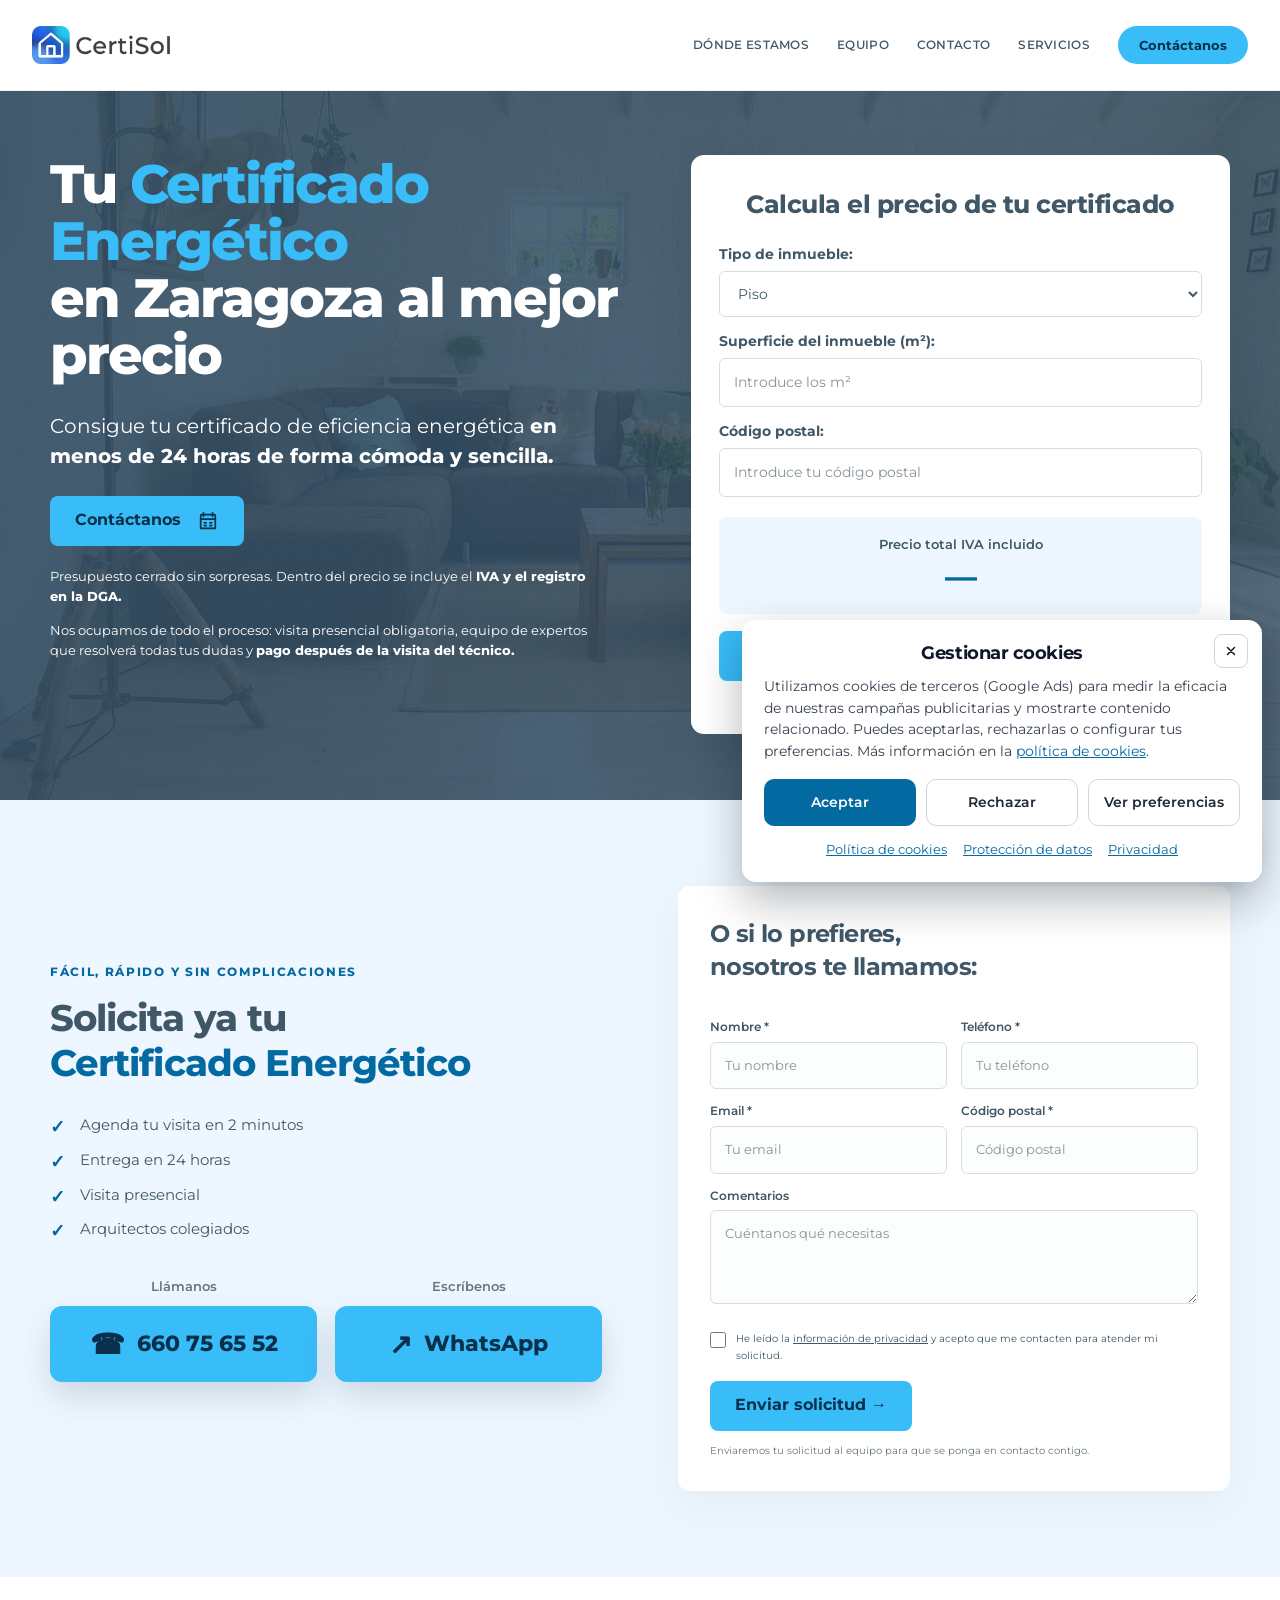
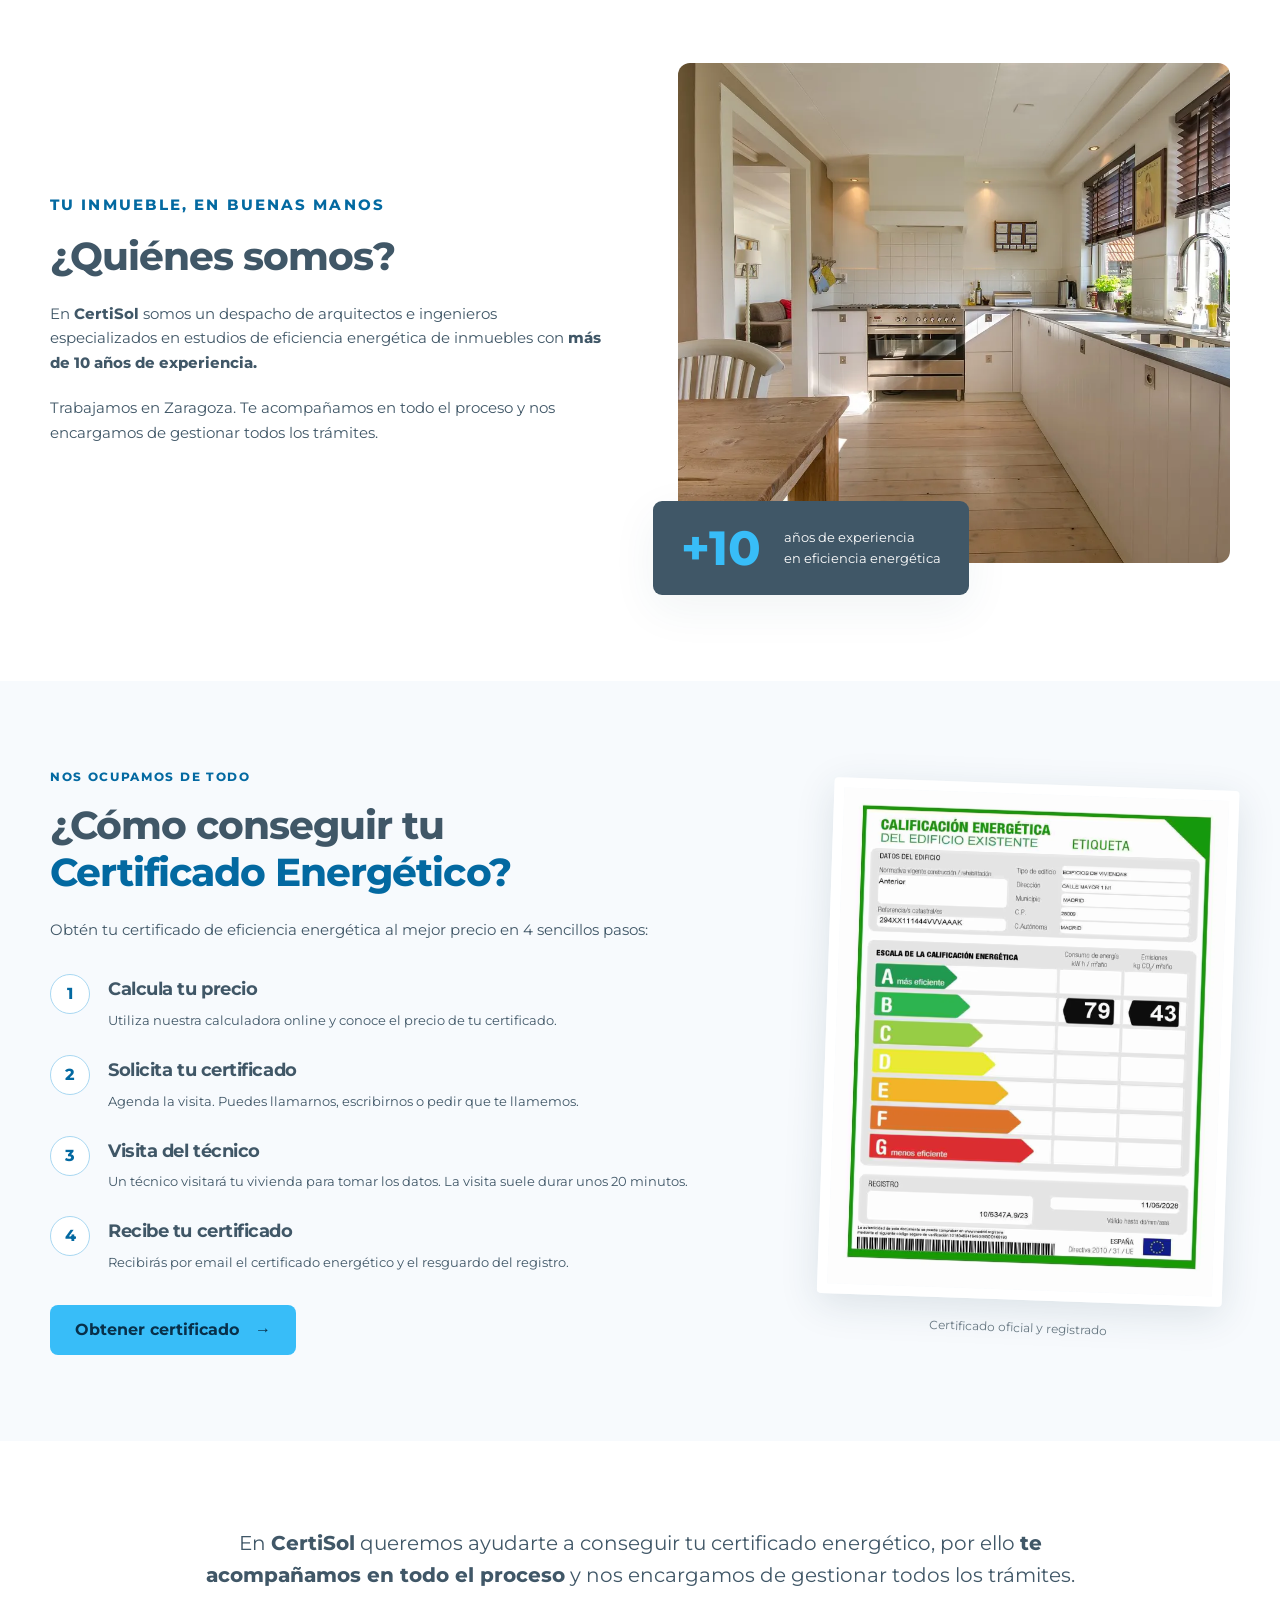
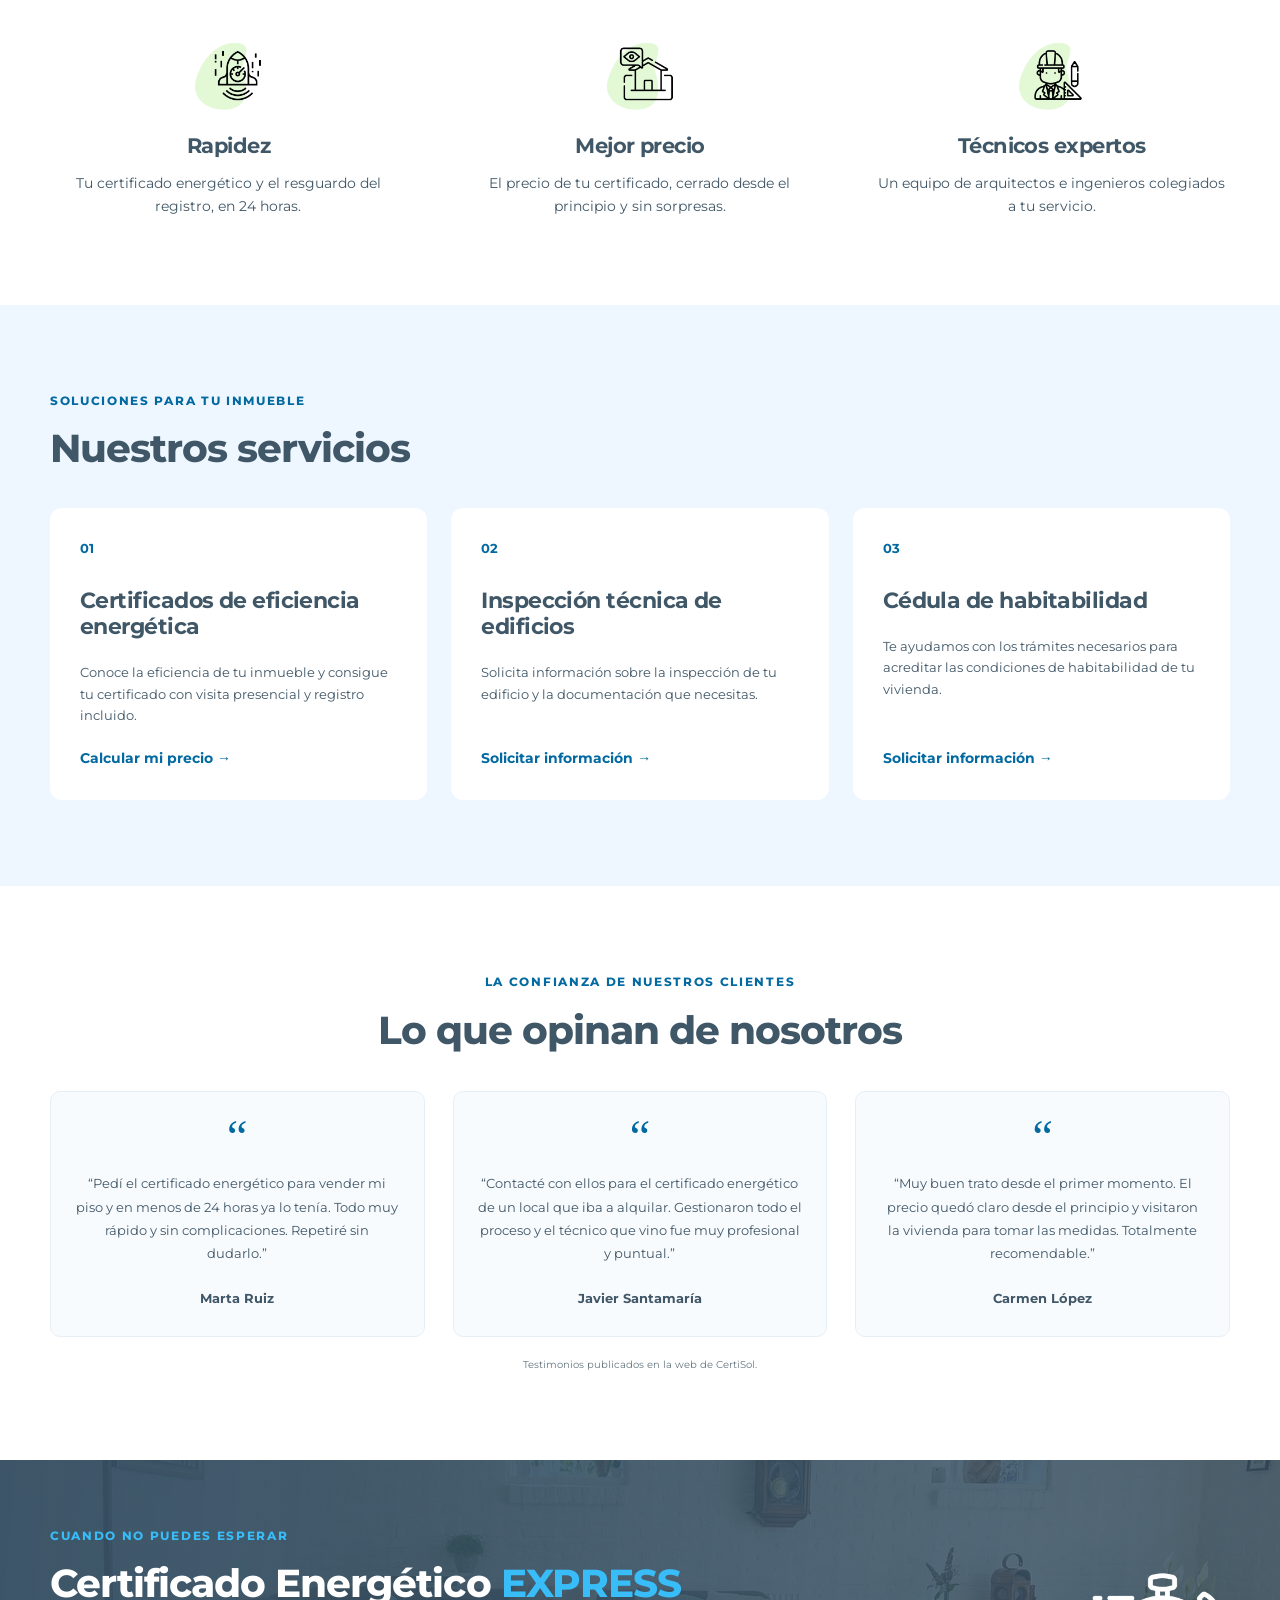
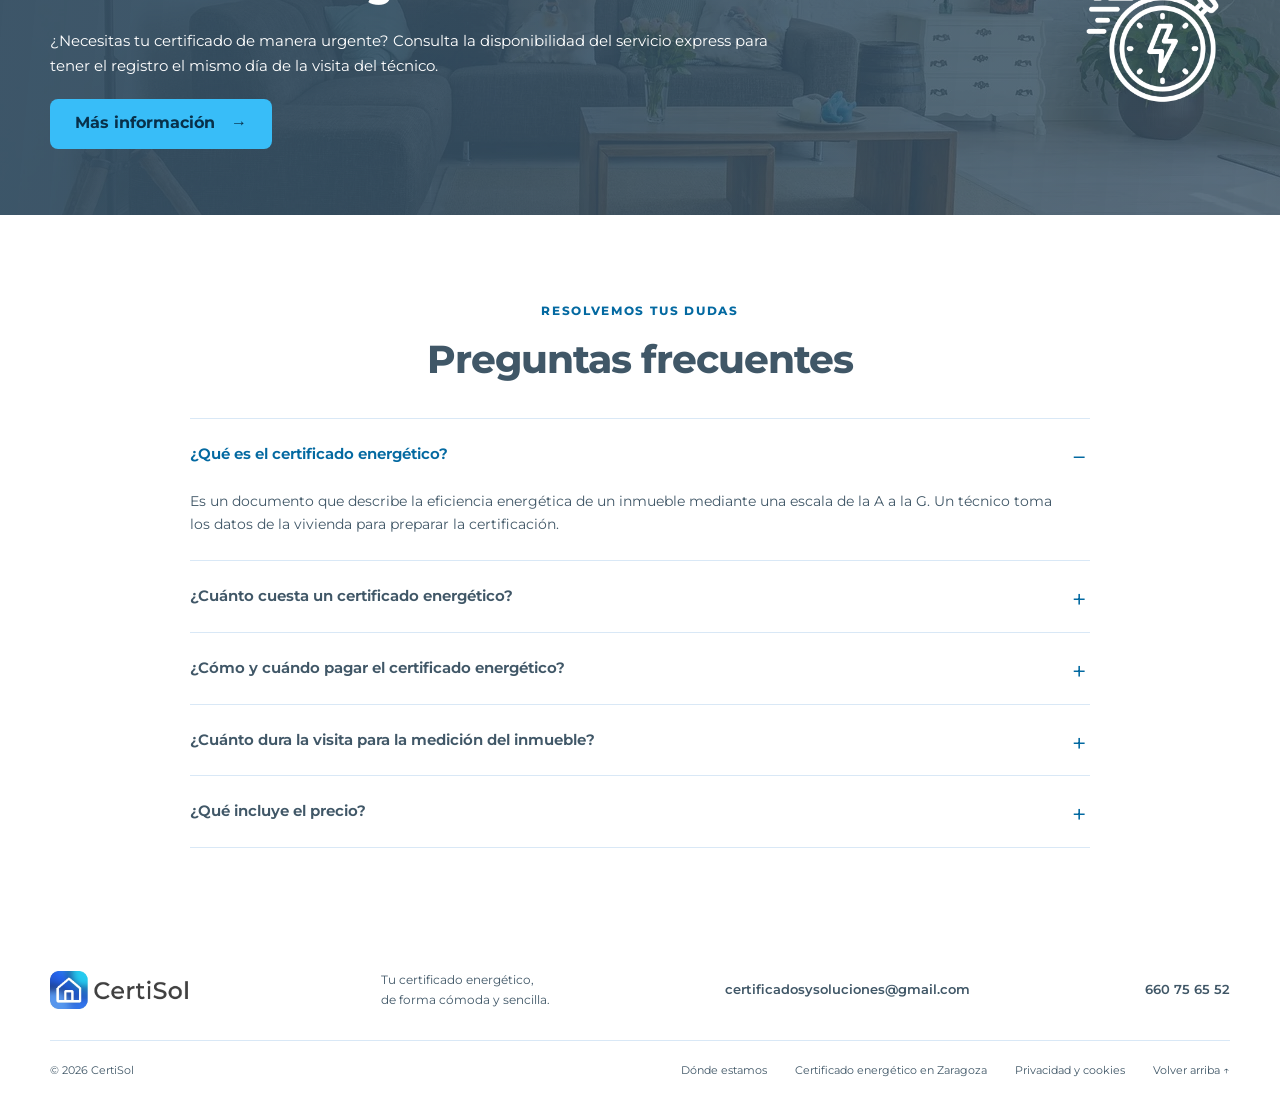
<file: index.html>
<!doctype html>
<html lang="es">
<head>
  <meta charset="utf-8">
  <meta name="viewport" content="width=device-width, initial-scale=1">
  <meta name="description" content="En CertiSol nos dedicamos a la realización de estudios de eficiencia energética para inmuebles y a la gestión de Certificados Energéticos.">
  <meta property="og:title" content="CertiSol - Especializados en certificación energética">
  <meta property="og:description" content="En CertiSol nos dedicamos a la realización de estudios de eficiencia energética para inmuebles y a la gestión de Certificados Energéticos.">
  <meta property="og:url" content="https://certi-sol.com/">
  <link rel="canonical" href="https://certi-sol.com/">
  <meta name="theme-color" content="#0369a1">
  <title>CertiSol - Especializados en certificación energética</title>
  <meta property="og:site_name" content="CertiSol">
  <link rel="icon" href="favicon.ico" sizes="any">
  <link rel="icon" type="image/png" sizes="96x96" href="assets/favicon-96.png">
  <link rel="icon" type="image/svg+xml" href="assets/favicon.svg?v=certisolblue">
  <link rel="apple-touch-icon" href="apple-touch-icon.png">
  <link rel="preload" href="assets/montserrat.woff2" as="font" type="font/woff2" crossorigin>
  <link rel="stylesheet" href="styles.css?v=certisolblue5">
  <script src="config.js?v=certisol4" defer></script>
  <script src="tarifas.js?v=16f187bb4720" defer></script>
  <script src="app.js?v=certisolblue7" defer></script>
  <script type="application/ld+json">
  {"@context":"https://schema.org","@graph":[{"@type":"WebSite","name":"CertiSol","url":"https://certi-sol.com/"},{"@type":"Organization","name":"CertiSol","url":"https://certi-sol.com/","email":"certificadosysoluciones@gmail.com","telephone":"+34660756552"}]}
  </script>
  <script src="consent.js?v=6"></script>
  <!-- Google tag (gtag.js) -->
  <script async src="https://www.googletagmanager.com/gtag/js?id=AW-18492467371"></script>
  <script>
    window.dataLayer = window.dataLayer || [];
    function gtag(){dataLayer.push(arguments);}
    gtag('js', new Date());
    gtag('config', 'AW-18492467371');
  </script>
</head>
<body>
  <a class="skip-link" href="#contenido">Ir al contenido</a>
  <header class="site-header">
    <div class="header-inner">
      <a class="brand" href="./" aria-label="CertiSol, inicio"><img src="assets/logo.webp?v=certisolblue" alt="CertiSol" width="174" height="42"></a>
      <button class="menu-toggle" aria-expanded="false" aria-controls="main-nav" aria-label="Abrir menú"><span></span><span></span><span></span></button>
      <nav id="main-nav" aria-label="Navegación principal">
        <a href="donde-estamos.html">Dónde estamos</a><a href="#equipo">Equipo</a><a href="#contacto">Contacto</a><a href="#servicios">Servicios</a>
        <a class="button button-small" href="#contacto">Contáctanos</a>
      </nav>
    </div>
  </header>
  <main id="contenido">
    <section class="hero" aria-labelledby="hero-title">
      <div class="container hero-grid">
        <div class="hero-copy">
          <h1 id="hero-title">Tu <span>Certificado Energético</span><br>en Zaragoza al mejor precio</h1>
          <p class="hero-lead">Consigue tu certificado de eficiencia energética <strong>en menos de 24 horas de forma cómoda y sencilla.</strong></p>
          <a class="button" href="#contacto">Contáctanos <svg viewBox="0 0 24 24" aria-hidden="true"><path d="M7 3v4m10-4v4M4 10h16M5 5h14a1 1 0 0 1 1 1v14H4V6a1 1 0 0 1 1-1Z"/><path d="M8 14h2m4 0h2m-8 3h2m4 0h2"/></svg></a>
          <p class="hero-note">Presupuesto cerrado sin sorpresas. Dentro del precio se incluye el <strong>IVA y el registro en la DGA.</strong></p>
          <p class="hero-note">Nos ocupamos de todo el proceso: visita presencial obligatoria, equipo de expertos que resolverá todas tus dudas y <strong>pago después de la visita del técnico.</strong></p>
        </div>
        <div class="calculator" id="calculadora">
          <h2>Calcula el precio de tu certificado</h2>
          <form id="price-form">
            <label for="property-type">Tipo de inmueble:</label>
            <select id="property-type" name="tipo"><option value="piso">Piso</option><option value="chalet">Chalet</option><option value="local">Local</option><option value="oficina">Oficina</option><option value="edificio">Edificio completo</option></select>
            <label for="area">Superficie del inmueble (m²):</label>
            <input id="area" name="metros" type="number" inputmode="decimal" min="1" step="any" placeholder="Introduce los m²" aria-describedby="price-error">
            <label for="postal-code">Código postal:</label>
            <input id="postal-code" name="cp" type="text" inputmode="numeric" maxlength="5" pattern="[0-9]{5}" placeholder="Introduce tu código postal" aria-describedby="price-error">
            <p id="price-error" class="field-error" role="status"></p>
            <div class="price-output" aria-live="polite" aria-atomic="true"><span>Precio total IVA incluido</span><strong id="price">—</strong></div>
            <a href="#contacto" id="price-cta" class="button button-full">Solicitar mi certificado <span aria-hidden="true">→</span></a>
            <p class="calculator-foot">Visita presencial · Registro incluido · Sin sorpresas</p>
          </form>
          <noscript><p>Activa JavaScript para calcular tu precio o <a href="tel:+34660756552">llámanos</a>.</p></noscript>
        </div>
      </div>
    </section>

    <section id="contacto" class="section contact-section">
      <div class="container two-columns">
        <div class="contact-copy">
          <p class="eyebrow">Fácil, rápido y sin complicaciones</p>
          <h2>Solicita ya tu<br><span>Certificado Energético</span></h2>
          <ul class="check-list"><li>Agenda tu visita en 2 minutos</li><li>Entrega en 24 horas</li><li>Visita presencial</li><li>Arquitectos colegiados</li></ul>
          <div class="contact-methods">
            <div><p>Llámanos<a data-phone href="tel:+34660756552">660 75 65 52</a></p></div>
            <div><p>Escríbenos<a data-whatsapp href="https://wa.me/34660756552" target="_blank" rel="noopener">WhatsApp</a></p></div>
          </div>
        </div>
        <div class="contact-form-card">
          <h3>O si lo prefieres,<br>nosotros te llamamos:</h3>
          <form id="contact-form">
            <div class="form-row"><div><label for="name">Nombre *</label><input id="name" name="nombre" autocomplete="name" required placeholder="Tu nombre" maxlength="120"></div><div><label for="phone">Teléfono *</label><input id="phone" name="telefono" type="tel" autocomplete="tel" required pattern="[+0-9 ()-]{7,20}" placeholder="Tu teléfono" maxlength="20"></div></div>
            <div class="form-row"><div><label for="email">Email *</label><input id="email" name="email" type="email" autocomplete="email" required placeholder="Tu email" maxlength="200"></div><div><label for="contact-postal">Código postal *</label><input id="contact-postal" name="codigo_postal" inputmode="numeric" autocomplete="postal-code" required pattern="[0-9]{5}" maxlength="5" placeholder="Código postal"></div></div>
            <label for="message">Comentarios</label><textarea id="message" name="comentarios" rows="3" maxlength="2000" placeholder="Cuéntanos qué necesitas"></textarea>
            <label class="checkbox-label"><input type="checkbox" name="privacidad" required><span>He leído la <a href="privacidad.html">información de privacidad</a> y acepto que me contacten para atender mi solicitud.</span></label>
            <button id="contact-submit" type="submit" class="button">Preparar email <span aria-hidden="true">→</span></button>
            <p id="form-help" class="form-help">Se abrirá tu aplicación de correo con la solicitud preparada. Tú decides cuándo enviarla.</p>
            <p id="form-status" class="form-status" role="status" aria-live="polite"></p>
          </form>
        </div>
      </div>
    </section>

    <section id="equipo" class="section about-section">
      <div class="container two-columns">
        <div>
          <p class="eyebrow">Tu inmueble, en buenas manos</p>
          <h2>¿Quiénes somos?</h2>
          <p>En <strong>CertiSol</strong> somos un despacho de arquitectos e ingenieros especializados en estudios de eficiencia energética de inmuebles con <strong>más de 10 años de experiencia.</strong></p>
          <p>Trabajamos en Zaragoza. Te acompañamos en todo el proceso y nos encargamos de gestionar todos los trámites.</p>
        </div>
        <div class="about-image"><img src="assets/cocina.webp" alt="Interior de una vivienda luminosa y eficiente" loading="lazy" width="1280" height="853"><div class="experience-badge"><strong>+10</strong><span>años de experiencia<br>en eficiencia energética</span></div></div>
      </div>
    </section>

    <section class="section steps-section">
      <div class="container steps-grid">
        <div><p class="eyebrow">Nos ocupamos de todo</p><h2>¿Cómo conseguir tu<br><span>Certificado Energético?</span></h2><p>Obtén tu certificado de eficiencia energética al mejor precio en 4 sencillos pasos:</p>
          <ol class="steps"><li><div><h3>Calcula tu precio</h3><p>Utiliza nuestra calculadora online y conoce el precio de tu certificado.</p></div></li><li><div><h3>Solicita tu certificado</h3><p>Agenda la visita. Puedes llamarnos, escribirnos o pedir que te llamemos.</p></div></li><li><div><h3>Visita del técnico</h3><p>Un técnico visitará tu vivienda para tomar los datos. La visita suele durar unos 20 minutos.</p></div></li><li><div><h3>Recibe tu certificado</h3><p>Recibirás por email el certificado energético y el resguardo del registro.</p></div></li></ol>
          <a class="button" href="#contacto">Obtener certificado <span aria-hidden="true">→</span></a>
        </div>
        <figure class="certificate-figure"><img src="assets/certificado.webp" alt="Ejemplo de etiqueta de certificación energética, con escala de eficiencia de A a G" loading="lazy" width="1192" height="1536"><figcaption>Certificado oficial y registrado</figcaption></figure>
      </div>
    </section>

    <section class="section benefits-section"><div class="container"><p class="section-intro">En <strong>CertiSol</strong> queremos ayudarte a conseguir tu certificado energético, por ello <strong>te acompañamos en todo el proceso</strong> y nos encargamos de gestionar todos los trámites.</p><div class="benefits"><article><img src="assets/rapidez.webp" alt="" loading="lazy" width="80" height="80"><h3>Rapidez</h3><p>Tu certificado energético y el resguardo del registro, en 24 horas.</p></article><article><img src="assets/precio.webp" alt="" loading="lazy" width="80" height="80"><h3>Mejor precio</h3><p>El precio de tu certificado, cerrado desde el principio y sin sorpresas.</p></article><article><img src="assets/tecnicos.webp" alt="" loading="lazy" width="80" height="80"><h3>Técnicos expertos</h3><p>Un equipo de arquitectos e ingenieros colegiados a tu servicio.</p></article></div></div></section>

    <section id="servicios" class="section services-section"><div class="container"><p class="eyebrow">Soluciones para tu inmueble</p><h2>Nuestros servicios</h2><div class="service-grid"><article><span class="service-number">01</span><h3>Certificados de eficiencia energética</h3><p>Conoce la eficiencia de tu inmueble y consigue tu certificado con visita presencial y registro incluido.</p><a class="text-link" href="#calculadora">Calcular mi precio →</a></article><article><span class="service-number">02</span><h3>Inspección técnica de edificios</h3><p>Solicita información sobre la inspección de tu edificio y la documentación que necesitas.</p><a class="text-link" href="#contacto" data-service="Inspección técnica de edificios">Solicitar información →</a></article><article><span class="service-number">03</span><h3>Cédula de habitabilidad</h3><p>Te ayudamos con los trámites necesarios para acreditar las condiciones de habitabilidad de tu vivienda.</p><a class="text-link" href="#contacto" data-service="Cédula de habitabilidad">Solicitar información →</a></article></div></div></section>

    <section class="section testimonials"><div class="container"><p class="eyebrow">La confianza de nuestros clientes</p><h2>Lo que opinan de nosotros</h2><div class="reviews"><figure><div class="stars" aria-hidden="true">“</div><blockquote>“Pedí el certificado energético para vender mi piso y en menos de 24 horas ya lo tenía. Todo muy rápido y sin complicaciones. Repetiré sin dudarlo.”</blockquote><figcaption>Marta Ruiz</figcaption></figure><figure><div class="stars" aria-hidden="true">“</div><blockquote>“Contacté con ellos para el certificado energético de un local que iba a alquilar. Gestionaron todo el proceso y el técnico que vino fue muy profesional y puntual.”</blockquote><figcaption>Javier Santamaría</figcaption></figure><figure><div class="stars" aria-hidden="true">“</div><blockquote>“Muy buen trato desde el primer momento. El precio quedó claro desde el principio y visitaron la vivienda para tomar las medidas. Totalmente recomendable.”</blockquote><figcaption>Carmen López</figcaption></figure></div><p class="source-note">Testimonios publicados en la web de CertiSol.</p></div></section>

    <section class="express-section"><div class="container express-inner"><div><p class="eyebrow">Cuando no puedes esperar</p><h2>Certificado Energético <span>EXPRESS</span></h2><p>¿Necesitas tu certificado de manera urgente? Consulta la disponibilidad del servicio express para tener el registro el mismo día de la visita del técnico.</p><a class="button" href="#contacto" data-service="Certificado energético EXPRESS">Más información <span aria-hidden="true">→</span></a></div><img src="assets/express.webp" alt="" loading="lazy" width="200" height="200"></div></section>

    <section class="section faq-section"><div class="container narrow"><p class="eyebrow">Resolvemos tus dudas</p><h2>Preguntas frecuentes</h2><div class="faq"><details open><summary>¿Qué es el certificado energético?</summary><p>Es un documento que describe la eficiencia energética de un inmueble mediante una escala de la A a la G. Un técnico toma los datos de la vivienda para preparar la certificación.</p></details><details><summary>¿Cuánto cuesta un certificado energético?</summary><p>El precio depende de la superficie, la ubicación y el tipo de inmueble. Utiliza la calculadora de esta página para Zaragoza. Para edificios completos y otros proyectos, <a href="#contacto">solicita un presupuesto</a>.</p></details><details><summary>¿Cómo y cuándo pagar el certificado energético?</summary><p>Podrás abonar el importe una vez que el técnico haya realizado la visita. Consulta con nuestro equipo las opciones de pago disponibles.</p></details><details><summary>¿Cuánto dura la visita para la medición del inmueble?</summary><p>La visita suele durar unos 20 minutos. El tiempo puede variar según el tamaño, el tipo de inmueble y el número de ventanas.</p></details><details><summary>¿Qué incluye el precio?</summary><p>La visita del técnico, la preparación del certificado, el IVA y el registro en la DGA, conforme al presupuesto acordado.</p></details></div></div></section>
  </main>
  <footer class="site-footer"><div class="container footer-main"><a class="brand" href="./"><img src="assets/logo.webp?v=certisolblue" alt="CertiSol, inicio" width="174" height="42" loading="lazy"></a><p>Tu certificado energético,<br>de forma cómoda y sencilla.</p><a data-email href="mailto:certificadosysoluciones@gmail.com">certificadosysoluciones@gmail.com</a><a data-phone href="tel:+34660756552">660 75 65 52</a></div><div class="container footer-bottom"><span>© <span id="year">2026</span> CertiSol</span><a href="donde-estamos.html">Dónde estamos</a><a href="certificado-energetico-zaragoza/">Certificado energético en Zaragoza</a><a href="privacidad.html">Privacidad y cookies</a><a href="#contenido">Volver arriba ↑</a></div></footer>
  <a class="whatsapp-float" data-whatsapp href="https://wa.me/34660756552" target="_blank" rel="noopener" aria-label="Contactar por WhatsApp"><svg viewBox="0 0 32 32" aria-hidden="true"><path d="M27 15.5A11 11 0 0 1 10.3 25L4 27l2-6.2A11 11 0 1 1 27 15.5Z"/><path d="M12 10c-3 2 1 9 6 10 2 .4 3-2 2-3l-3-1-1 1-3-3 1-1-2-3Z"/></svg></a>
</body>
</html>
</file>
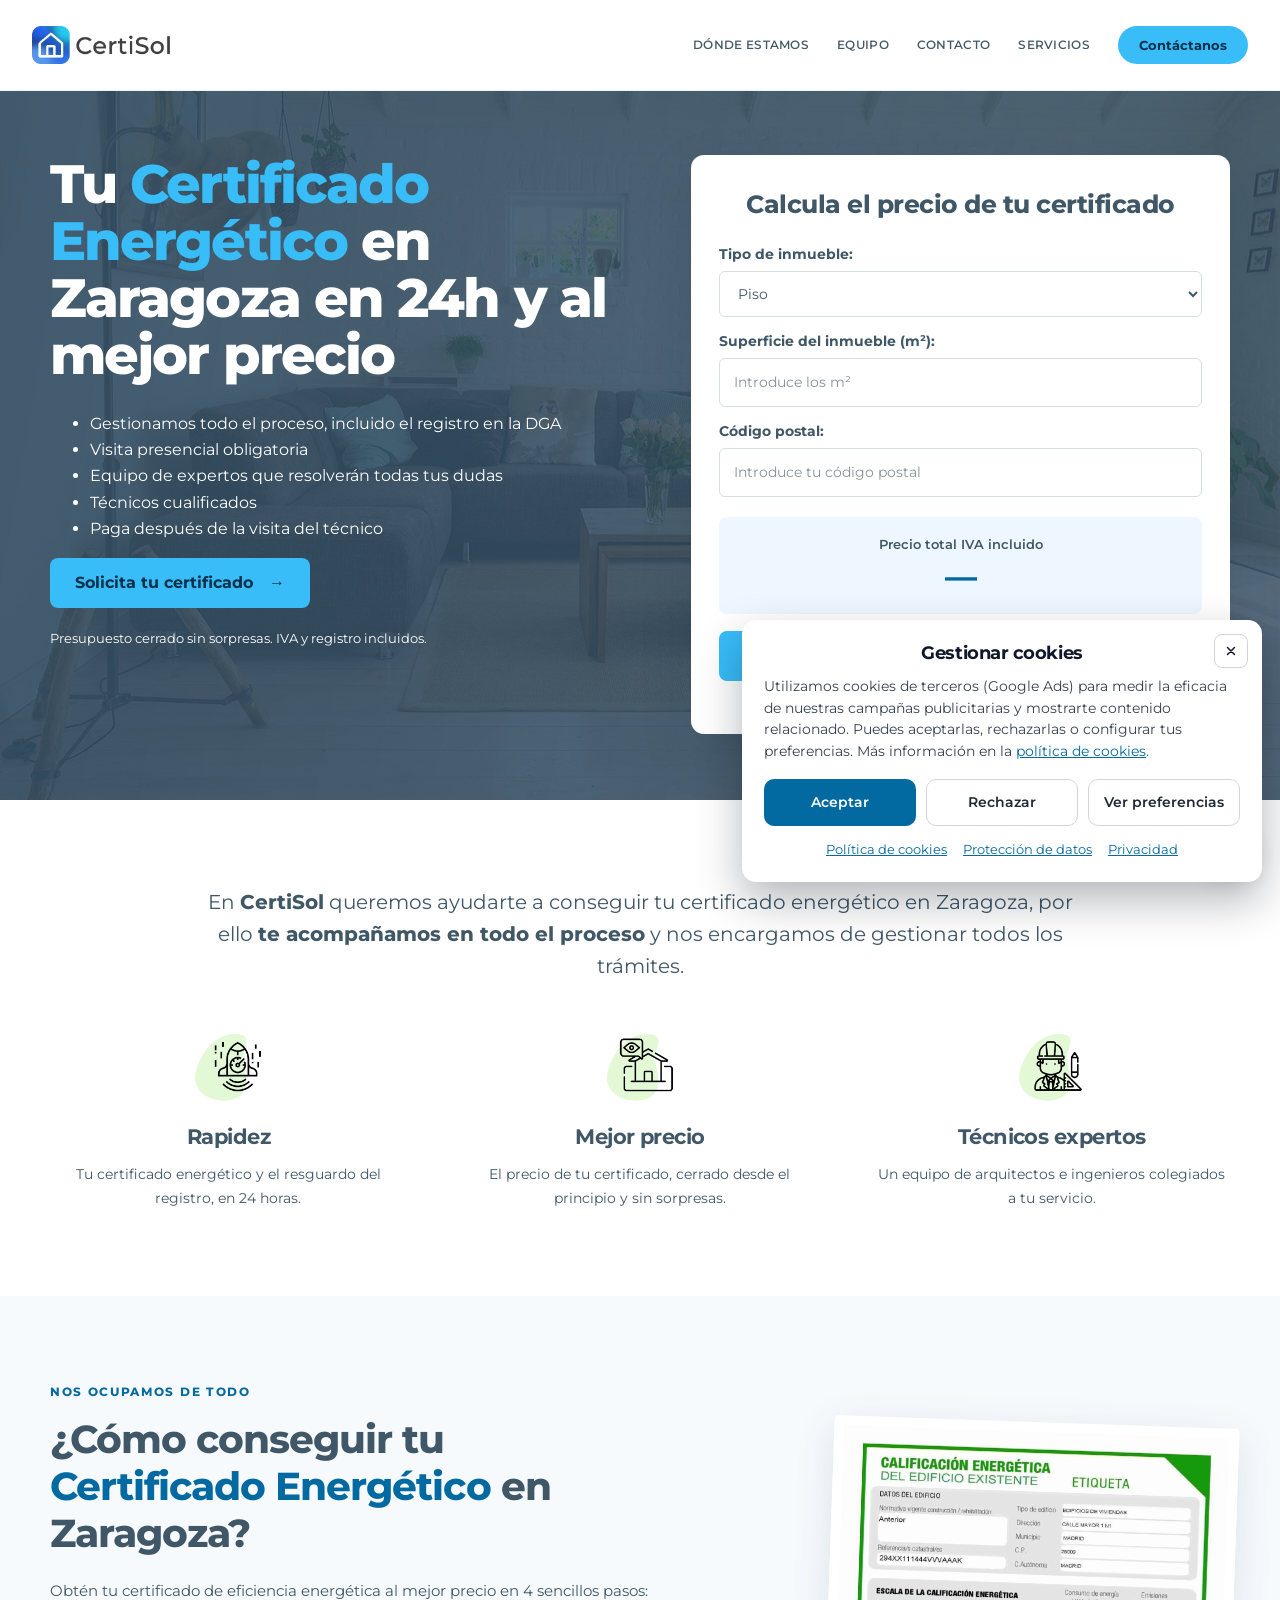
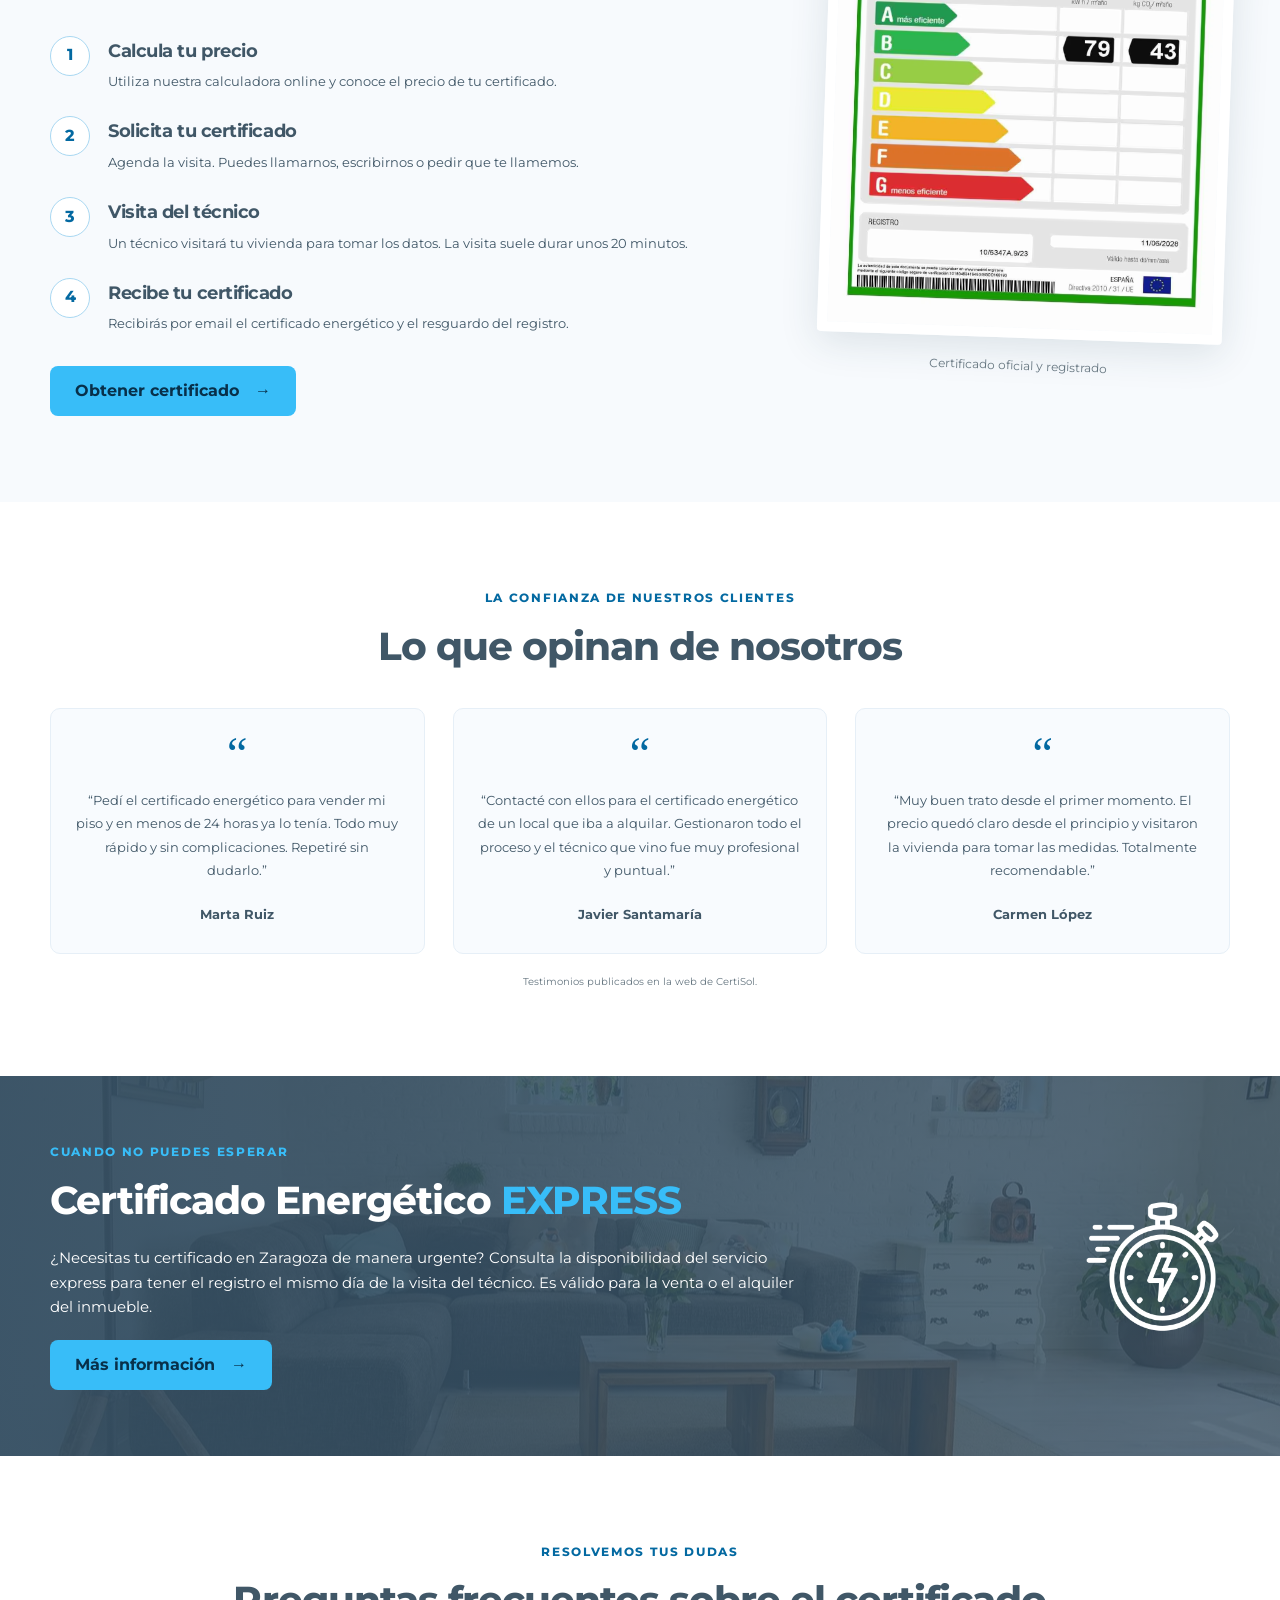
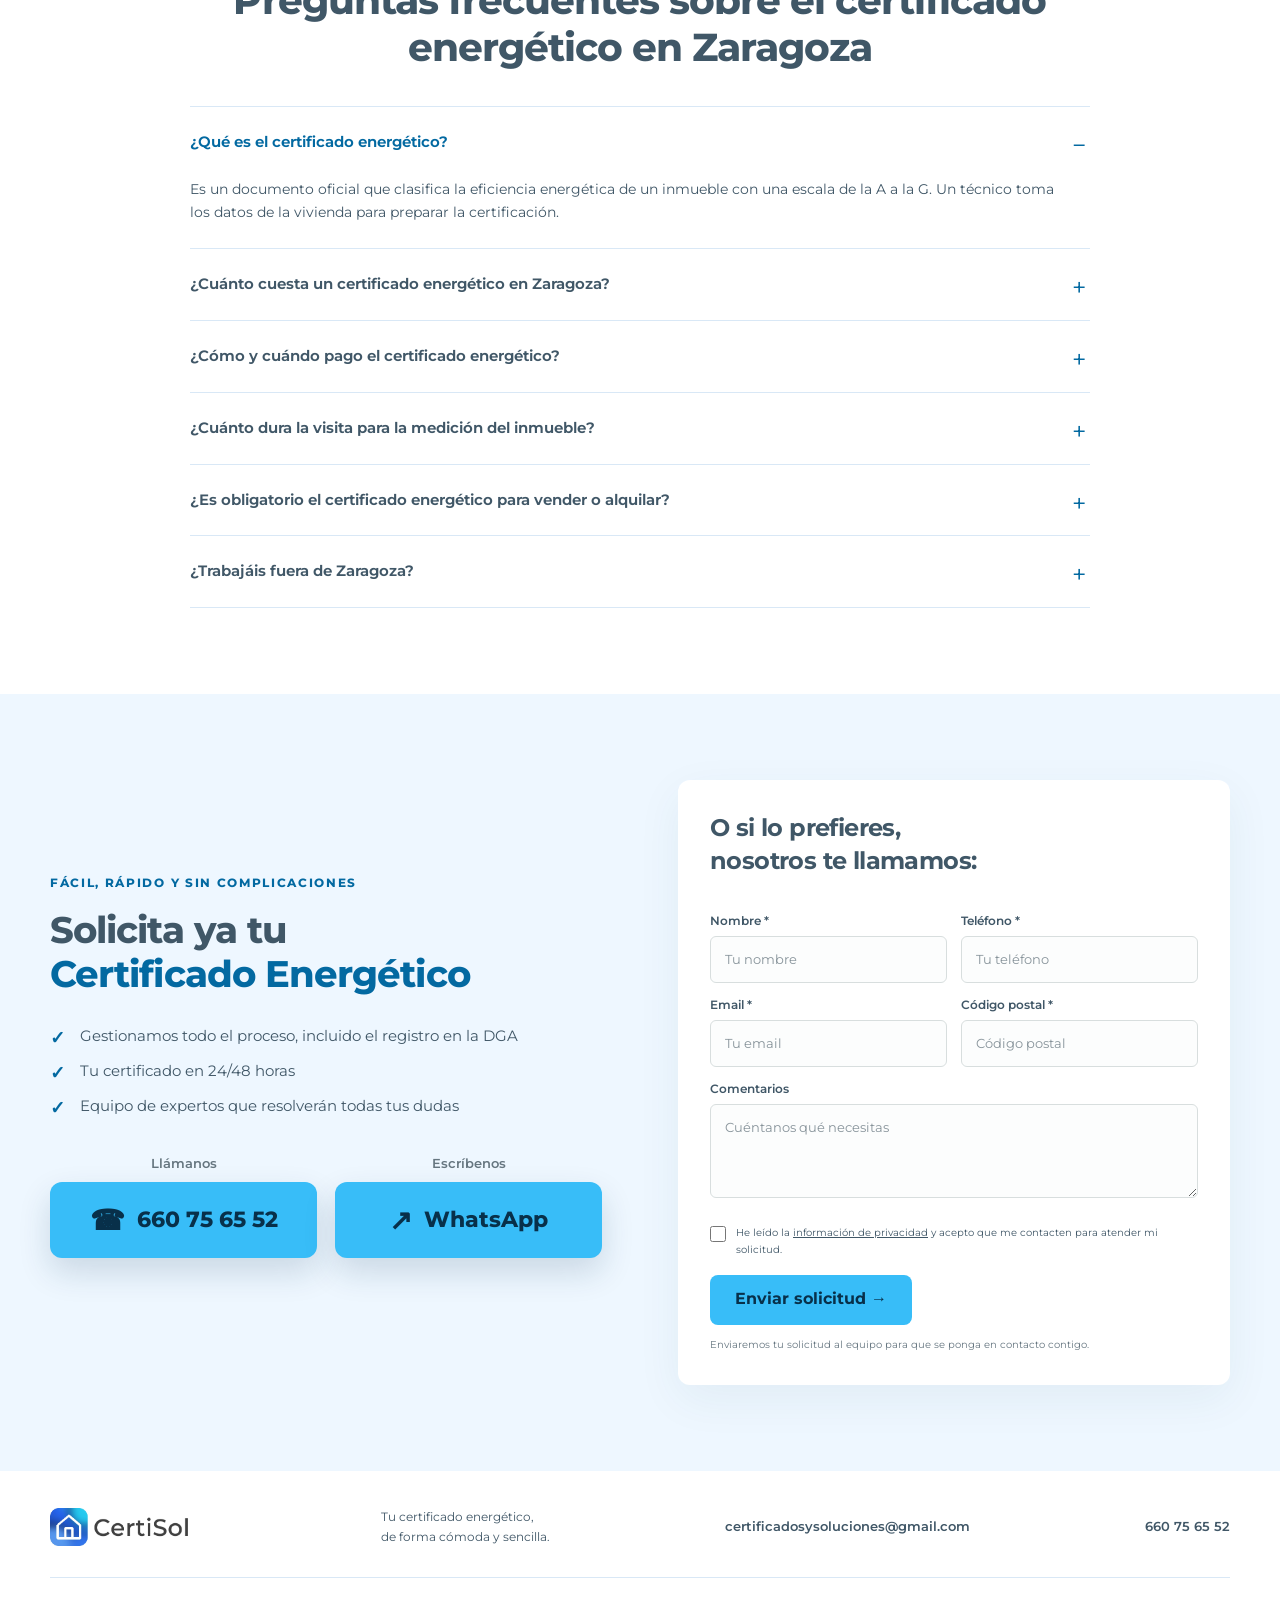
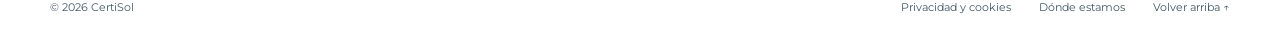
<file: certificado-energetico-zaragoza/index.html>
<!doctype html>
<html lang="es">
<head>
  <meta charset="utf-8">
  <meta name="viewport" content="width=device-width, initial-scale=1">
  <title>Tu Certificado energético en Zaragoza desde 35€ y en 24h - CertiSol</title>
  <meta name="description" content="Certificado energético en Zaragoza en 24 horas y al mejor precio. Visita presencial, registro en la DGA incluido y técnicos colegiados. Solicita tu presupuesto.">
  <meta name="robots" content="index,follow">
  <link rel="canonical" href="https://certi-sol.com/certificado-energetico-zaragoza/">
  <meta property="og:type" content="website">
  <meta property="og:locale" content="es_ES">
  <meta property="og:title" content="Tu Certificado energético en Zaragoza desde 35€ y en 24h - CertiSol">
  <meta property="og:description" content="Certificado energético en Zaragoza en 24 horas y al mejor precio. Visita presencial, registro en la DGA incluido y técnicos colegiados.">
  <meta property="og:url" content="https://certi-sol.com/certificado-energetico-zaragoza/">
  <meta name="theme-color" content="#0369a1">
  <link rel="icon" href="../favicon.ico" sizes="any">
  <link rel="icon" type="image/png" sizes="96x96" href="../assets/favicon-96.png">
  <link rel="icon" type="image/svg+xml" href="../assets/favicon.svg?v=certisolblue">
  <link rel="apple-touch-icon" href="../apple-touch-icon.png">
  <link rel="preload" href="../assets/montserrat.woff2" as="font" type="font/woff2" crossorigin>
  <link rel="stylesheet" href="../styles.css?v=certisolblue5">
  <script src="../config.js?v=certisol4" defer></script>
  <script src="../tarifas.js?v=16f187bb4720" defer></script>
  <script src="../app.js?v=certisolblue7" defer></script>
  <script type="application/ld+json">
  {"@context":"https://schema.org","@graph":[
    {"@type":"BreadcrumbList","itemListElement":[
      {"@type":"ListItem","position":1,"name":"Inicio","item":"https://certi-sol.com/"},
      {"@type":"ListItem","position":2,"name":"Dónde estamos","item":"https://certi-sol.com/donde-estamos.html"},
      {"@type":"ListItem","position":3,"name":"Certificado energético en Zaragoza","item":"https://certi-sol.com/certificado-energetico-zaragoza/"}
    ]},
    {"@type":"Service","serviceType":"Certificado de eficiencia energética","areaServed":{"@type":"City","name":"Zaragoza"},"provider":{"@type":"LocalBusiness","name":"CertiSol","email":"certificadosysoluciones@gmail.com","telephone":"+34660756552"},"url":"https://certi-sol.com/certificado-energetico-zaragoza/"}
  ]}
  </script>
  <script src="../consent.js?v=6"></script>
  <!-- Google tag (gtag.js) -->
  <script async src="https://www.googletagmanager.com/gtag/js?id=AW-18492467371"></script>
  <script>
    window.dataLayer = window.dataLayer || [];
    function gtag(){dataLayer.push(arguments);}
    gtag('js', new Date());
    gtag('config', 'AW-18492467371');
  </script>
</head>
<body>
  <a class="skip-link" href="#contenido">Ir al contenido</a>
  <header class="site-header">
    <div class="header-inner">
      <a class="brand" href="../" aria-label="CertiSol, inicio"><img src="../assets/logo.webp?v=certisolblue" alt="CertiSol" width="174" height="42"></a>
      <button class="menu-toggle" aria-expanded="false" aria-controls="main-nav" aria-label="Abrir menú"><span></span><span></span><span></span></button>
      <nav id="main-nav" aria-label="Navegación principal">
        <a href="../donde-estamos.html">Dónde estamos</a><a href="../index.html#equipo">Equipo</a><a href="../index.html#contacto">Contacto</a><a href="../index.html#servicios">Servicios</a>
        <a class="button button-small" href="#contacto">Contáctanos</a>
      </nav>
    </div>
  </header>
  <main id="contenido">
    <section class="hero">
      <div class="container hero-grid">
        <div class="hero-copy">
          <h1>Tu <span>Certificado Energético</span> en Zaragoza en 24h y al mejor precio</h1>
          <ul class="hero-list">
            <li>Gestionamos todo el proceso, incluido el registro en la DGA</li>
            <li>Visita presencial obligatoria</li>
            <li>Equipo de expertos que resolverán todas tus dudas</li>
            <li>Técnicos cualificados</li>
            <li>Paga después de la visita del técnico</li>
          </ul>
          <a class="button" href="#contacto">Solicita tu certificado <span aria-hidden="true">→</span></a>
          <p class="hero-note">Presupuesto cerrado sin sorpresas. IVA y registro incluidos.</p>
        </div>
        <div class="calculator" id="calculadora">
          <h2>Calcula el precio de tu certificado</h2>
          <form id="price-form">
            <label for="property-type">Tipo de inmueble:</label>
            <select id="property-type" name="tipo"><option value="piso">Piso</option><option value="chalet">Chalet</option><option value="local">Local</option><option value="oficina">Oficina</option><option value="edificio">Edificio completo</option></select>
            <label for="area">Superficie del inmueble (m²):</label>
            <input id="area" name="metros" type="number" inputmode="decimal" min="1" step="any" placeholder="Introduce los m²" aria-describedby="price-error">
            <label for="postal-code">Código postal:</label>
            <input id="postal-code" name="cp" type="text" inputmode="numeric" maxlength="5" pattern="[0-9]{5}" placeholder="Introduce tu código postal" aria-describedby="price-error">
            <p id="price-error" class="field-error" role="status"></p>
            <div class="price-output" aria-live="polite" aria-atomic="true"><span>Precio total IVA incluido</span><strong id="price">—</strong></div>
            <a href="#contacto" id="price-cta" class="button button-full">Solicitar mi certificado <span aria-hidden="true">→</span></a>
            <p class="calculator-foot">Visita presencial · Registro incluido · Sin sorpresas</p>
          </form>
          <noscript><p>Activa JavaScript para calcular tu precio o <a href="tel:+34660756552">llámanos</a>.</p></noscript>
        </div>
      </div>
    </section>

    <section class="section benefits-section"><div class="container"><p class="section-intro">En <strong>CertiSol</strong> queremos ayudarte a conseguir tu certificado energético en Zaragoza, por ello <strong>te acompañamos en todo el proceso</strong> y nos encargamos de gestionar todos los trámites.</p><div class="benefits"><article><img src="../assets/rapidez.webp" alt="" loading="lazy" width="80" height="80"><h3>Rapidez</h3><p>Tu certificado energético y el resguardo del registro, en 24 horas.</p></article><article><img src="../assets/precio.webp" alt="" loading="lazy" width="80" height="80"><h3>Mejor precio</h3><p>El precio de tu certificado, cerrado desde el principio y sin sorpresas.</p></article><article><img src="../assets/tecnicos.webp" alt="" loading="lazy" width="80" height="80"><h3>Técnicos expertos</h3><p>Un equipo de arquitectos e ingenieros colegiados a tu servicio.</p></article></div></div></section>

    <section class="section steps-section">
      <div class="container steps-grid">
        <div><p class="eyebrow">Nos ocupamos de todo</p><h2>¿Cómo conseguir tu<br><span>Certificado Energético</span> en Zaragoza?</h2><p>Obtén tu certificado de eficiencia energética al mejor precio en 4 sencillos pasos:</p>
          <ol class="steps"><li><div><h3>Calcula tu precio</h3><p>Utiliza nuestra calculadora online y conoce el precio de tu certificado.</p></div></li><li><div><h3>Solicita tu certificado</h3><p>Agenda la visita. Puedes llamarnos, escribirnos o pedir que te llamemos.</p></div></li><li><div><h3>Visita del técnico</h3><p>Un técnico visitará tu vivienda para tomar los datos. La visita suele durar unos 20 minutos.</p></div></li><li><div><h3>Recibe tu certificado</h3><p>Recibirás por email el certificado energético y el resguardo del registro.</p></div></li></ol>
          <a class="button" href="#contacto">Obtener certificado <span aria-hidden="true">→</span></a>
        </div>
        <figure class="certificate-figure"><img src="../assets/certificado.webp" alt="Ejemplo de etiqueta de certificación energética, con escala de eficiencia de A a G" loading="lazy" width="1192" height="1536"><figcaption>Certificado oficial y registrado</figcaption></figure>
      </div>
    </section>

    <section class="section testimonials"><div class="container"><p class="eyebrow">La confianza de nuestros clientes</p><h2>Lo que opinan de nosotros</h2><div class="reviews"><figure><div class="stars" aria-hidden="true">“</div><blockquote>“Pedí el certificado energético para vender mi piso y en menos de 24 horas ya lo tenía. Todo muy rápido y sin complicaciones. Repetiré sin dudarlo.”</blockquote><figcaption>Marta Ruiz</figcaption></figure><figure><div class="stars" aria-hidden="true">“</div><blockquote>“Contacté con ellos para el certificado energético de un local que iba a alquilar. Gestionaron todo el proceso y el técnico que vino fue muy profesional y puntual.”</blockquote><figcaption>Javier Santamaría</figcaption></figure><figure><div class="stars" aria-hidden="true">“</div><blockquote>“Muy buen trato desde el primer momento. El precio quedó claro desde el principio y visitaron la vivienda para tomar las medidas. Totalmente recomendable.”</blockquote><figcaption>Carmen López</figcaption></figure></div><p class="source-note">Testimonios publicados en la web de CertiSol.</p></div></section>

    <section class="express-section"><div class="container express-inner"><div><p class="eyebrow">Cuando no puedes esperar</p><h2>Certificado Energético <span>EXPRESS</span></h2><p>¿Necesitas tu certificado en Zaragoza de manera urgente? Consulta la disponibilidad del servicio express para tener el registro el mismo día de la visita del técnico. Es válido para la venta o el alquiler del inmueble.</p><a class="button" href="#contacto" data-service="Certificado energético EXPRESS en Zaragoza">Más información <span aria-hidden="true">→</span></a></div><img src="../assets/express.webp" alt="" loading="lazy" width="200" height="200"></div></section>

    <section class="section faq-section"><div class="container narrow"><p class="eyebrow">Resolvemos tus dudas</p><h2>Preguntas frecuentes sobre el certificado energético en Zaragoza</h2><div class="faq"><details open><summary>¿Qué es el certificado energético?</summary><p>Es un documento oficial que clasifica la eficiencia energética de un inmueble con una escala de la A a la G. Un técnico toma los datos de la vivienda para preparar la certificación.</p></details><details><summary>¿Cuánto cuesta un certificado energético en Zaragoza?</summary><p>El precio depende de la superficie, la ubicación y el tipo de inmueble. Utiliza la <a href="../index.html#calculadora">calculadora de la portada</a> para ver el precio con IVA incluido, o solicítanos un presupuesto a medida.</p></details><details><summary>¿Cómo y cuándo pago el certificado energético?</summary><p>Podrás abonar el importe una vez que el técnico haya realizado la visita. Consulta con nuestro equipo las opciones de pago disponibles.</p></details><details><summary>¿Cuánto dura la visita para la medición del inmueble?</summary><p>La visita suele durar unos 20 minutos. El tiempo puede variar según el tamaño, el tipo de inmueble y el número de ventanas.</p></details><details><summary>¿Es obligatorio el certificado energético para vender o alquilar?</summary><p>Sí. Conforme al Real Decreto 390/2021, el certificado energético es obligatorio para vender o alquilar una vivienda, un local o un edificio, salvo las excepciones previstas en la normativa.</p></details><details><summary>¿Trabajáis fuera de Zaragoza?</summary><p>Nuestro equipo en Zaragoza atiende la ciudad y su entorno. <a href="#contacto">Contacta con nosotros</a> para consultar la disponibilidad y el precio en tu zona.</p></details></div></div></section>

    <section id="contacto" class="section contact-section">
      <div class="container two-columns">
        <div class="contact-copy">
          <p class="eyebrow">Fácil, rápido y sin complicaciones</p>
          <h2>Solicita ya tu<br><span>Certificado Energético</span></h2>
          <ul class="check-list"><li>Gestionamos todo el proceso, incluido el registro en la DGA</li><li>Tu certificado en 24/48 horas</li><li>Equipo de expertos que resolverán todas tus dudas</li></ul>
          <div class="contact-methods">
            <div><p>Llámanos<a data-phone href="tel:+34660756552">660 75 65 52</a></p></div>
            <div><p>Escríbenos<a data-whatsapp href="https://wa.me/34660756552" target="_blank" rel="noopener">WhatsApp</a></p></div>
          </div>
        </div>
        <div class="contact-form-card">
          <h3>O si lo prefieres,<br>nosotros te llamamos:</h3>
          <form id="contact-form">
            <div class="form-row"><div><label for="name">Nombre *</label><input id="name" name="nombre" autocomplete="name" required placeholder="Tu nombre" maxlength="120"></div><div><label for="phone">Teléfono *</label><input id="phone" name="telefono" type="tel" autocomplete="tel" required pattern="[+0-9 ()-]{7,20}" placeholder="Tu teléfono" maxlength="20"></div></div>
            <div class="form-row"><div><label for="email">Email *</label><input id="email" name="email" type="email" autocomplete="email" required placeholder="Tu email" maxlength="200"></div><div><label for="contact-postal">Código postal *</label><input id="contact-postal" name="codigo_postal" inputmode="numeric" autocomplete="postal-code" required pattern="[0-9]{5}" maxlength="5" placeholder="Código postal"></div></div>
            <label for="message">Comentarios</label><textarea id="message" name="comentarios" rows="3" maxlength="2000" placeholder="Cuéntanos qué necesitas"></textarea>
            <label class="checkbox-label"><input type="checkbox" name="privacidad" required><span>He leído la <a href="../privacidad.html">información de privacidad</a> y acepto que me contacten para atender mi solicitud.</span></label>
            <button id="contact-submit" type="submit" class="button">Preparar email <span aria-hidden="true">→</span></button>
            <p id="form-help" class="form-help">Se abrirá tu aplicación de correo con la solicitud preparada. Tú decides cuándo enviarla.</p>
            <p id="form-status" class="form-status" role="status" aria-live="polite"></p>
          </form>
        </div>
      </div>
    </section>
  </main>
  <footer class="site-footer"><div class="container footer-main"><a class="brand" href="../"><img src="../assets/logo.webp?v=certisolblue" alt="CertiSol, inicio" width="174" height="42" loading="lazy"></a><p>Tu certificado energético,<br>de forma cómoda y sencilla.</p><a data-email href="mailto:certificadosysoluciones@gmail.com">certificadosysoluciones@gmail.com</a><a data-phone href="tel:+34660756552">660 75 65 52</a></div><div class="container footer-bottom"><span>© <span id="year">2026</span> CertiSol</span><a href="../privacidad.html">Privacidad y cookies</a><a href="../donde-estamos.html">Dónde estamos</a><a href="#contenido">Volver arriba ↑</a></div></footer>
  <a class="whatsapp-float" data-whatsapp href="https://wa.me/34660756552" target="_blank" rel="noopener" aria-label="Contactar por WhatsApp"><svg viewBox="0 0 32 32" aria-hidden="true"><path d="M27 15.5A11 11 0 0 1 10.3 25L4 27l2-6.2A11 11 0 1 1 27 15.5Z"/><path d="M12 10c-3 2 1 9 6 10 2 .4 3-2 2-3l-3-1-1 1-3-3 1-1-2-3Z"/></svg></a>
</body>
</html>
</file>
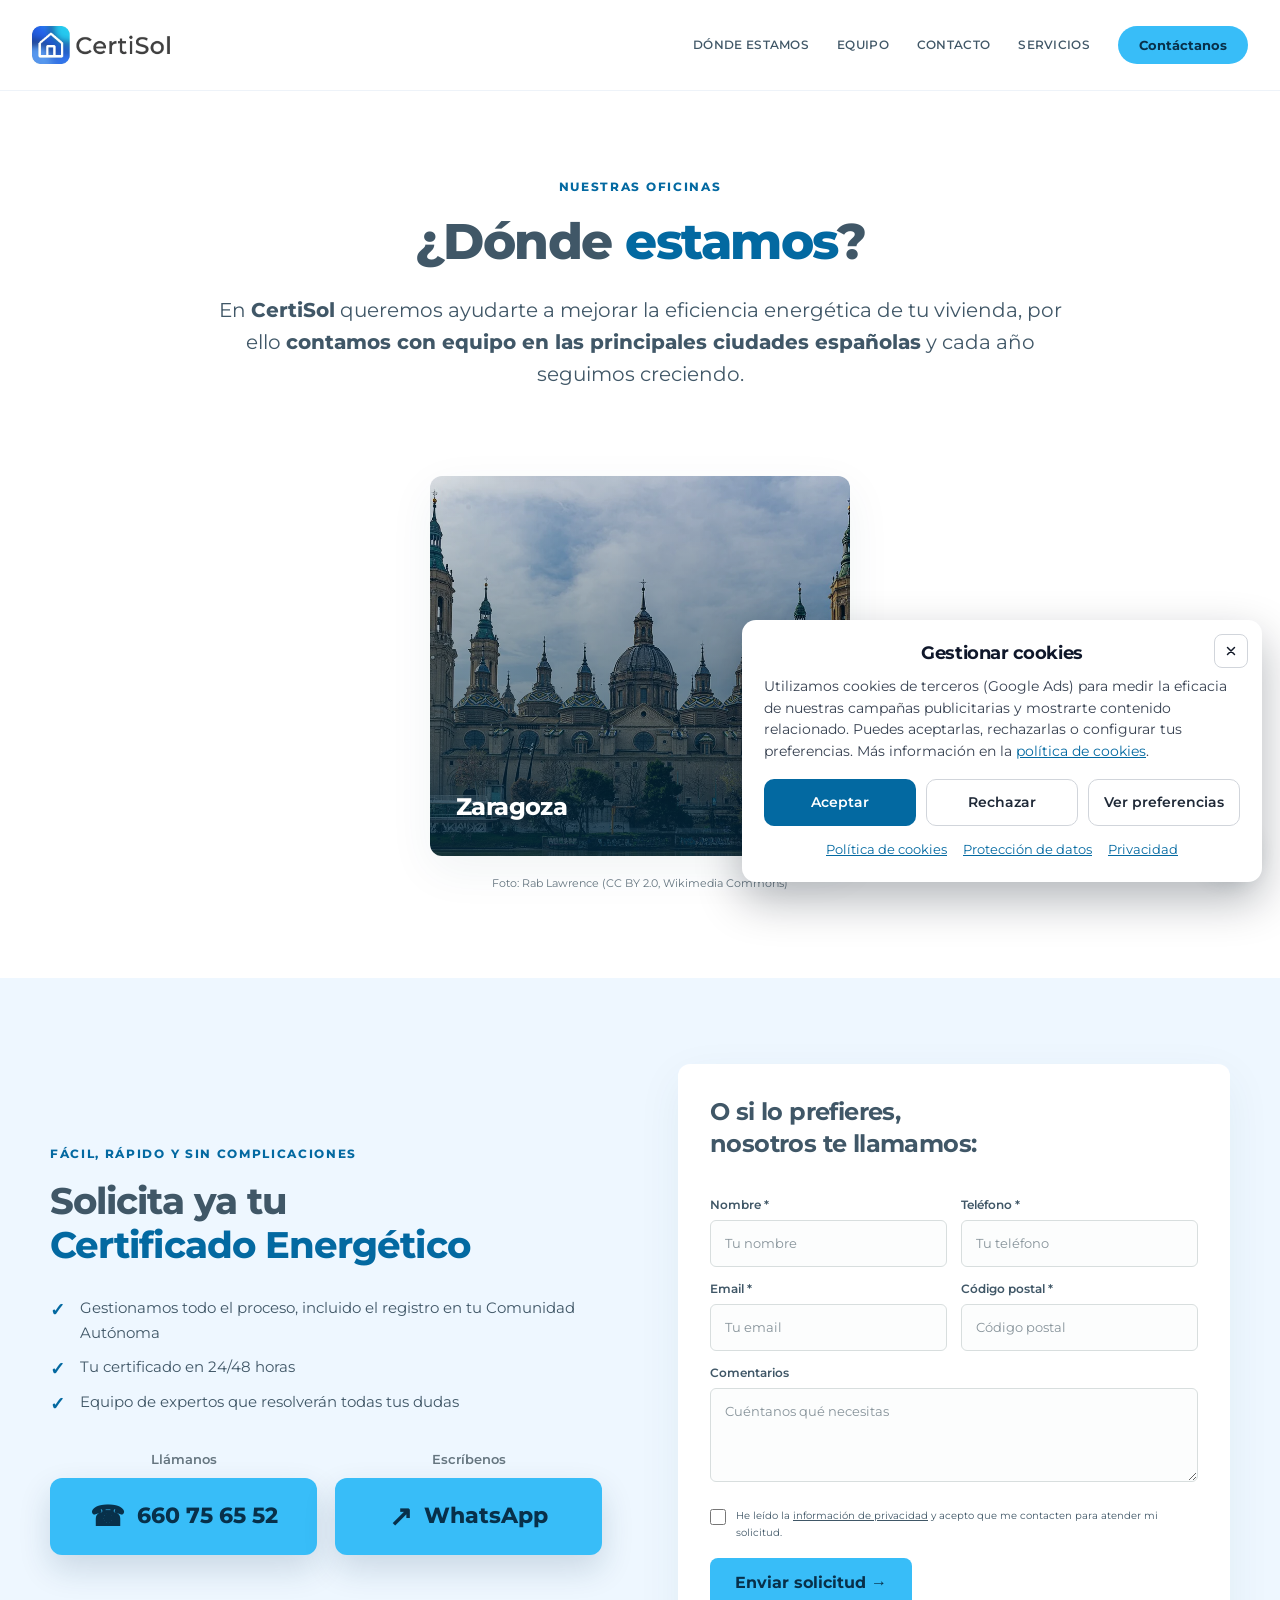
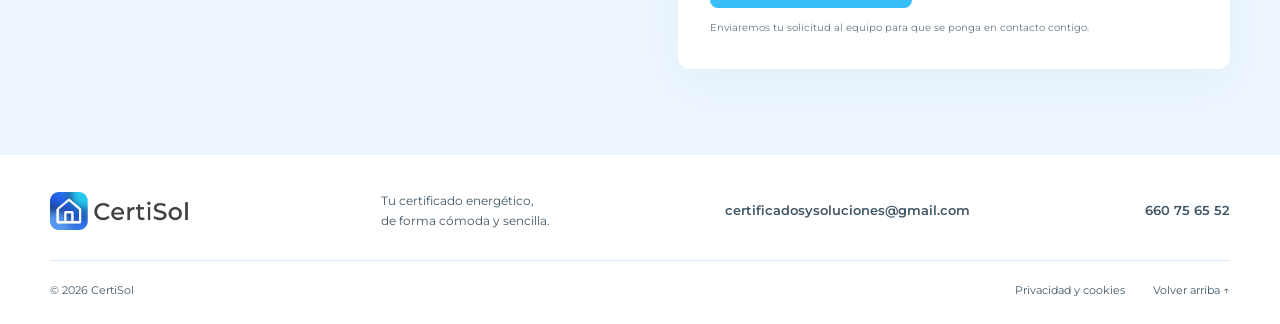
<file: donde-estamos.html>
<!doctype html>
<html lang="es">
<head>
  <meta charset="utf-8">
  <meta name="viewport" content="width=device-width, initial-scale=1">
  <meta name="description" content="Estamos en Zaragoza. Consulta nuestra oficina y solicita tu certificado energético.">
  <meta name="theme-color" content="#0369a1">
  <title>Dónde estamos · CertiSol</title>
  <link rel="canonical" href="https://certi-sol.com/donde-estamos.html">
  <link rel="icon" href="favicon.ico" sizes="any">
  <link rel="icon" type="image/png" sizes="96x96" href="assets/favicon-96.png">
  <link rel="icon" type="image/svg+xml" href="assets/favicon.svg?v=certisolblue">
  <link rel="apple-touch-icon" href="apple-touch-icon.png">
  <link rel="preload" href="assets/montserrat.woff2" as="font" type="font/woff2" crossorigin>
  <link rel="stylesheet" href="styles.css?v=certisolblue5">
  <script src="config.js?v=certisol4" defer></script>
  <script src="app.js?v=certisolblue7" defer></script>
  <script src="consent.js?v=6"></script>
  <!-- Google tag (gtag.js) -->
  <script async src="https://www.googletagmanager.com/gtag/js?id=AW-18492467371"></script>
  <script>
    window.dataLayer = window.dataLayer || [];
    function gtag(){dataLayer.push(arguments);}
    gtag('js', new Date());
    gtag('config', 'AW-18492467371');
  </script>
</head>
<body>
  <a class="skip-link" href="#contenido">Ir al contenido</a>
  <header class="site-header">
    <div class="header-inner">
      <a class="brand" href="./" aria-label="CertiSol, inicio"><img src="assets/logo.webp?v=certisolblue" alt="CertiSol" width="174" height="42"></a>
      <button class="menu-toggle" aria-expanded="false" aria-controls="main-nav" aria-label="Abrir menú"><span></span><span></span><span></span></button>
      <nav id="main-nav" aria-label="Navegación principal">
        <a href="donde-estamos.html" aria-current="page">Dónde estamos</a><a href="index.html#equipo">Equipo</a><a href="index.html#contacto">Contacto</a><a href="index.html#servicios">Servicios</a>
        <a class="button button-small" href="index.html#contacto">Contáctanos</a>
      </nav>
    </div>
  </header>
  <main id="contenido">
    <section class="section page-intro">
      <div class="container narrow">
        <p class="eyebrow">Nuestras oficinas</p>
        <h1>¿Dónde <span>estamos</span>?</h1>
        <p class="section-intro">En <strong>CertiSol</strong> queremos ayudarte a mejorar la eficiencia energética de tu vivienda, por ello <strong>contamos con equipo en las principales ciudades españolas</strong> y cada año seguimos creciendo.</p>
      </div>
    </section>

    <section class="section cities-section">
      <div class="container">
        <div class="cities">
          <a class="city-card city-card--pilar" href="certificado-energetico-zaragoza/">
            <h2>Zaragoza</h2>
          </a>
        </div>
        <p class="photo-credit">Foto: Rab Lawrence (CC BY 2.0, Wikimedia Commons)</p>
      </div>
    </section>

    <section class="section contact-section">
      <div class="container two-columns">
        <div class="contact-copy">
          <p class="eyebrow">Fácil, rápido y sin complicaciones</p>
          <h2>Solicita ya tu<br><span>Certificado Energético</span></h2>
          <ul class="check-list"><li>Gestionamos todo el proceso, incluido el registro en tu Comunidad Autónoma</li><li>Tu certificado en 24/48 horas</li><li>Equipo de expertos que resolverán todas tus dudas</li></ul>
          <div class="contact-methods">
            <div><p>Llámanos<a data-phone href="tel:+34660756552">660 75 65 52</a></p></div>
            <div><p>Escríbenos<a data-whatsapp href="https://wa.me/34660756552" target="_blank" rel="noopener">WhatsApp</a></p></div>
          </div>
        </div>
        <div class="contact-form-card">
          <h3>O si lo prefieres,<br>nosotros te llamamos:</h3>
          <form id="contact-form">
            <div class="form-row"><div><label for="name">Nombre *</label><input id="name" name="nombre" autocomplete="name" required placeholder="Tu nombre" maxlength="120"></div><div><label for="phone">Teléfono *</label><input id="phone" name="telefono" type="tel" autocomplete="tel" required pattern="[+0-9 ()-]{7,20}" placeholder="Tu teléfono" maxlength="20"></div></div>
            <div class="form-row"><div><label for="email">Email *</label><input id="email" name="email" type="email" autocomplete="email" required placeholder="Tu email" maxlength="200"></div><div><label for="contact-postal">Código postal *</label><input id="contact-postal" name="codigo_postal" inputmode="numeric" autocomplete="postal-code" required pattern="[0-9]{5}" maxlength="5" placeholder="Código postal"></div></div>
            <label for="message">Comentarios</label><textarea id="message" name="comentarios" rows="3" maxlength="2000" placeholder="Cuéntanos qué necesitas"></textarea>
            <label class="checkbox-label"><input type="checkbox" name="privacidad" required><span>He leído la <a href="privacidad.html">información de privacidad</a> y acepto que me contacten para atender mi solicitud.</span></label>
            <button id="contact-submit" type="submit" class="button">Preparar email <span aria-hidden="true">→</span></button>
            <p id="form-help" class="form-help">Se abrirá tu aplicación de correo con la solicitud preparada. Tú decides cuándo enviarla.</p>
            <p id="form-status" class="form-status" role="status" aria-live="polite"></p>
          </form>
        </div>
      </div>
    </section>
  </main>
  <footer class="site-footer"><div class="container footer-main"><a class="brand" href="./"><img src="assets/logo.webp?v=certisolblue" alt="CertiSol, inicio" width="174" height="42" loading="lazy"></a><p>Tu certificado energético,<br>de forma cómoda y sencilla.</p><a data-email href="mailto:certificadosysoluciones@gmail.com">certificadosysoluciones@gmail.com</a><a data-phone href="tel:+34660756552">660 75 65 52</a></div><div class="container footer-bottom"><span>© <span id="year">2026</span> CertiSol</span><a href="privacidad.html">Privacidad y cookies</a><a href="#contenido">Volver arriba ↑</a></div></footer>
  <a class="whatsapp-float" data-whatsapp href="https://wa.me/34660756552" target="_blank" rel="noopener" aria-label="Contactar por WhatsApp"><svg viewBox="0 0 32 32" aria-hidden="true"><path d="M27 15.5A11 11 0 0 1 10.3 25L4 27l2-6.2A11 11 0 1 1 27 15.5Z"/><path d="M12 10c-3 2 1 9 6 10 2 .4 3-2 2-3l-3-1-1 1-3-3 1-1-2-3Z"/></svg></a>
</body>
</html>
</file>
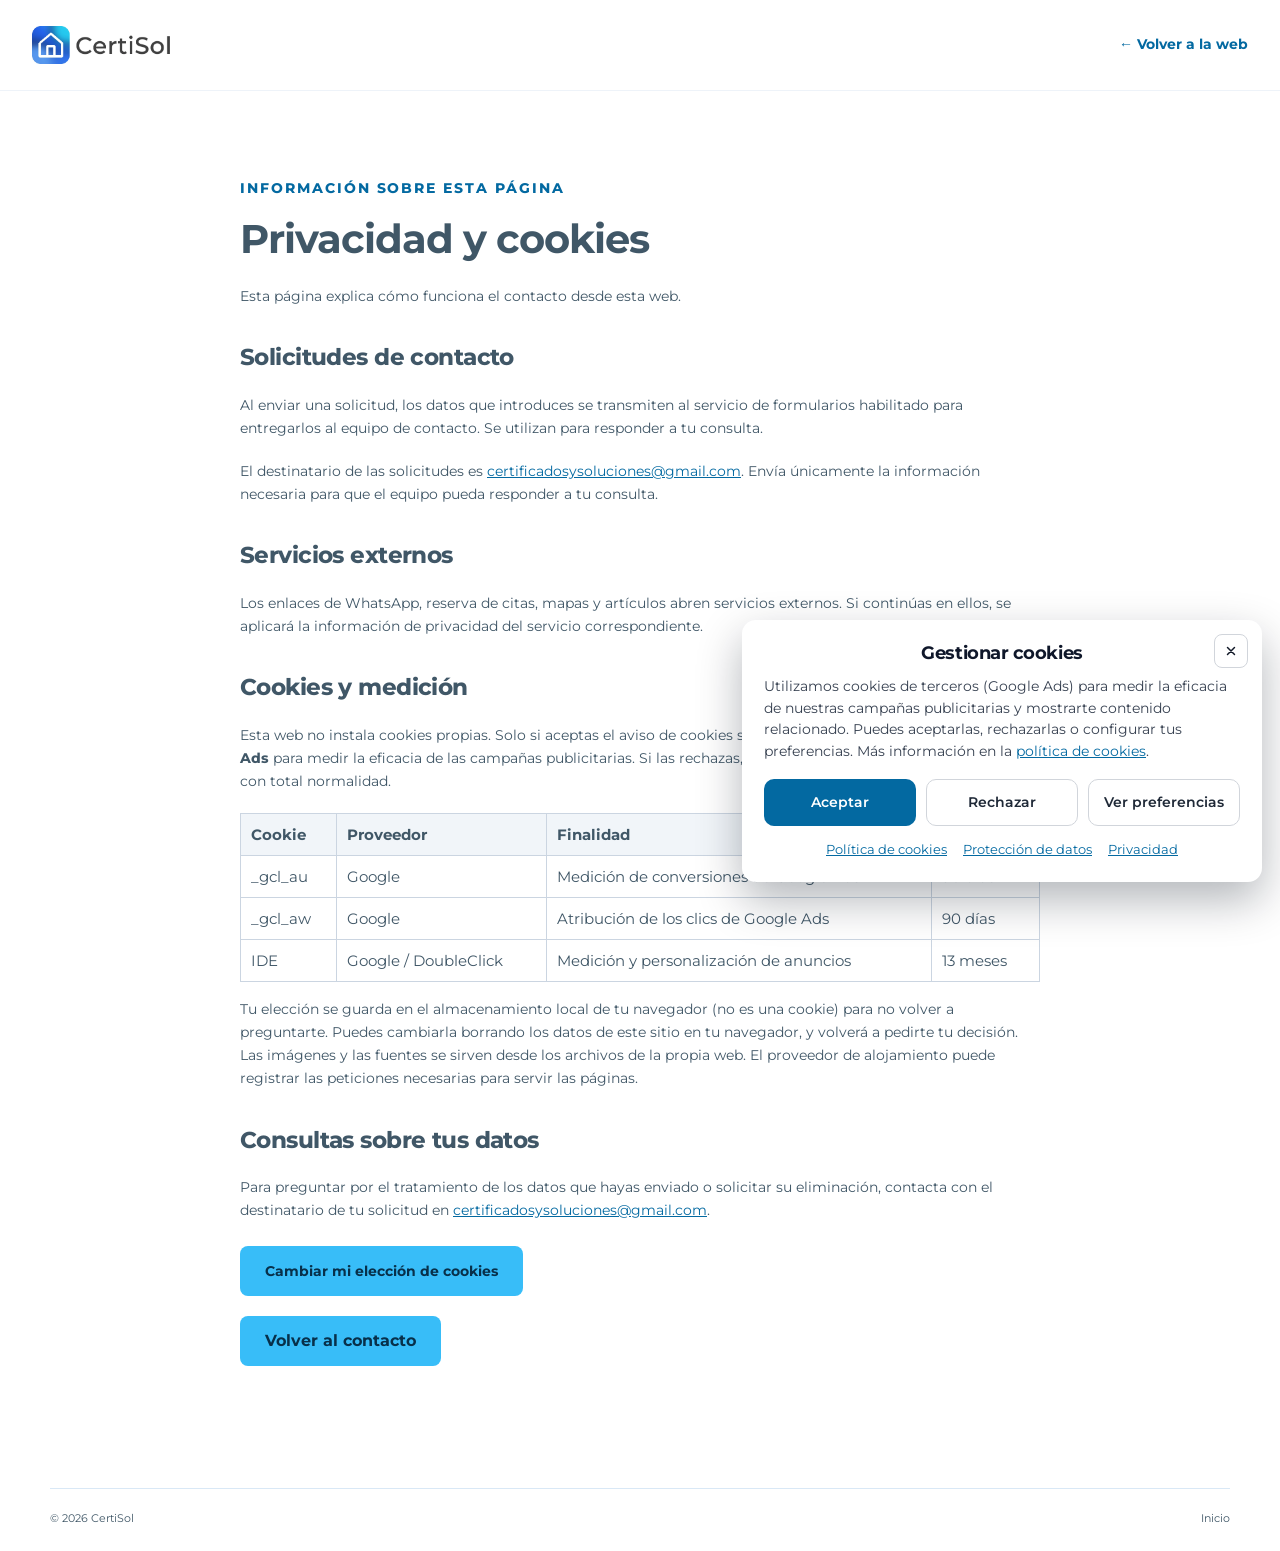
<file: privacidad.html>
<!doctype html>
<html lang="es"><head><meta charset="utf-8"><meta name="viewport" content="width=device-width, initial-scale=1"><title>Privacidad y cookies · CertiSol</title><link rel="canonical" href="https://certi-sol.com/privacidad.html"><link rel="icon" href="favicon.ico" sizes="any"><link rel="icon" type="image/png" sizes="96x96" href="assets/favicon-96.png"><link rel="icon" type="image/svg+xml" href="assets/favicon.svg?v=certisolblue"><link rel="apple-touch-icon" href="apple-touch-icon.png"><link rel="stylesheet" href="styles.css?v=certisolblue5"><script src="config.js?v=certisol4" defer></script><script src="app.js?v=certisolblue7" defer></script><script src="consent.js?v=6"></script><!-- Google tag (gtag.js) --><script async src="https://www.googletagmanager.com/gtag/js?id=AW-18492467371"></script><script>window.dataLayer=window.dataLayer||[];function gtag(){dataLayer.push(arguments);}gtag('js',new Date());gtag('config','AW-18492467371');</script><style>.cookie-table{width:100%;border-collapse:collapse;margin:16px 0;font-size:.95rem}.cookie-table th,.cookie-table td{border:1px solid #cbd5e1;padding:8px 10px;text-align:left;vertical-align:top}.cookie-table th{background:#f1f5f9}</style></head>
<body><header class="site-header"><div class="header-inner"><a class="brand" href="./"><img src="assets/logo.webp?v=certisolblue" alt="CertiSol, inicio" width="174" height="42"></a><a class="text-link" href="./">← Volver a la web</a></div></header><main class="section"><article class="container legal-content"><p class="eyebrow">Información sobre esta página</p><h1>Privacidad y cookies</h1><p>Esta página explica cómo funciona el contacto desde esta web.</p><h2>Solicitudes de contacto</h2><p id="privacy-form-description">Al enviar el formulario, los datos que introduces (nombre, teléfono, email, código postal y comentarios) se transmiten a través del servicio Web3Forms para entregarlos al equipo de contacto y poder responder a tu consulta.</p><p>El destinatario de las solicitudes es <a data-email href="mailto:certificadosysoluciones@gmail.com">certificadosysoluciones@gmail.com</a>. Envía únicamente la información necesaria para que el equipo pueda responder a tu consulta.</p><h2>Servicios externos</h2><p>Los enlaces de WhatsApp, reserva de citas, mapas y artículos abren servicios externos. Si continúas en ellos, se aplicará la información de privacidad del servicio correspondiente.</p><h2 id="cookies">Cookies y medición</h2><p>Esta web no instala cookies propias. Solo si aceptas el aviso de cookies se cargan cookies de terceros de <strong>Google Ads</strong> para medir la eficacia de las campañas publicitarias. Si las rechazas, no se instala ninguna y la web funciona con total normalidad.</p><table class="cookie-table"><thead><tr><th>Cookie</th><th>Proveedor</th><th>Finalidad</th><th>Duración</th></tr></thead><tbody><tr><td>_gcl_au</td><td>Google</td><td>Medición de conversiones de Google Ads</td><td>90 días</td></tr><tr><td>_gcl_aw</td><td>Google</td><td>Atribución de los clics de Google Ads</td><td>90 días</td></tr><tr><td>IDE</td><td>Google / DoubleClick</td><td>Medición y personalización de anuncios</td><td>13 meses</td></tr></tbody></table><p>Tu elección se guarda en el almacenamiento local de tu navegador (no es una cookie) para no volver a preguntarte. Puedes cambiarla borrando los datos de este sitio en tu navegador, y volverá a pedirte tu decisión. Las imágenes y las fuentes se sirven desde los archivos de la propia web. El proveedor de alojamiento puede registrar las peticiones necesarias para servir las páginas.</p><h2 id="datos">Consultas sobre tus datos</h2><p>Para preguntar por el tratamiento de los datos que hayas enviado o solicitar su eliminación, contacta con el destinatario de tu solicitud en <a data-email href="mailto:certificadosysoluciones@gmail.com">certificadosysoluciones@gmail.com</a>.</p><p style="margin-top:24px"><button type="button" class="button" onclick="if(window.cookieSettings)window.cookieSettings()">Cambiar mi elección de cookies</button></p><a class="button" href="./#contacto">Volver al contacto</a></article></main><footer class="site-footer"><div class="container footer-bottom"><span>© <span id="year">2026</span> CertiSol</span><a href="./">Inicio</a></div></footer></body></html>
</file>
<file: styles.css>
@font-face{font-family:Montserrat;src:url('assets/montserrat.woff2') format('woff2');font-style:normal;font-weight:100 900;font-display:swap}
:root{--ink:#405767;--mint:#38bdf8;--mint-dark:#0369a1;--paper:#fff;--muted:#667680;--pale:#eef7ff;--line:#d9e8f6;--radius:12px;--shadow:0 14px 45px #254b5a10}
*{box-sizing:border-box}html{scroll-behavior:smooth;scroll-padding-top:105px}body{margin:0;font-family:Montserrat,Arial,sans-serif;color:var(--ink);background:var(--paper);font-size:16px;line-height:1.65}img{max-width:100%;height:auto;display:block}a{color:inherit;text-decoration:none}button,input,select,textarea{font:inherit}button,a,input,select,textarea{-webkit-tap-highlight-color:transparent}button,a{touch-action:manipulation}button{cursor:pointer}a:hover{color:var(--mint-dark)}:focus-visible{outline:3px solid #0284c7;outline-offset:5px}p{margin:0 0 20px}h1,h2,h3{line-height:1.2;margin:0 0 22px;letter-spacing:-.025em}h2{font-size:clamp(28px,3.1vw,39px);font-weight:750}h3{font-size:21px;font-weight:700}h2 span{color:var(--mint-dark)}strong{font-weight:750}.container{width:min(1180px,calc(100% - 64px));margin-inline:auto}.section{padding:86px 0}.two-columns{display:grid;grid-template-columns:1fr 1fr;gap:76px;align-items:center}.eyebrow{color:var(--mint-dark);font-size:12px;font-weight:750;letter-spacing:.14em;text-transform:uppercase;margin-bottom:15px}.button{display:inline-flex;align-items:center;justify-content:center;gap:16px;border:0;border-radius:8px;background:var(--mint);color:#08304a;padding:14px 25px;font-weight:700;line-height:1.3;min-height:50px;transition:background .2s,transform .2s}.button:hover{background:#5cc9ff;color:#062a40;transform:translateY(-2px)}.button svg{width:22px;height:22px;fill:none;stroke:currentColor;stroke-width:1.8;stroke-linecap:round;stroke-linejoin:round}.button-small{min-height:38px;padding:10px 21px;font-size:13px;border-radius:24px}.button-dark{background:var(--ink);color:white}.button-dark:hover{background:#304653;color:white}.button-full{width:100%}.text-link{color:var(--mint-dark);font-weight:700;font-size:14px}.text-link:hover{text-decoration:underline;text-underline-offset:4px}.skip-link{position:fixed;top:-100px;left:20px;padding:12px 20px;background:white;z-index:100}.skip-link:focus{top:10px}.site-header{background:#fff;position:sticky;top:0;z-index:20;border-bottom:1px solid #eef3f9}.header-inner{height:90px;max-width:1380px;margin:auto;padding:0 32px;display:flex;align-items:center;justify-content:space-between;gap:40px}.brand{flex-shrink:0}.brand img{width:156px;height:auto}.site-header nav{display:flex;align-items:center;gap:28px}.site-header nav>a:not(.button){font-size:12px;font-weight:550;text-transform:uppercase;letter-spacing:.025em;white-space:nowrap}.menu-toggle{display:none;border:0;background:none;padding:10px;width:46px;height:44px}.menu-toggle span{display:block;height:2px;background:var(--ink);margin:5px 0}
.hero{background:linear-gradient(100deg,#344f65e6,#344f65ce),url('assets/salon.webp') center 55%/cover;color:white;padding:64px 0 66px}.hero-grid{display:grid;grid-template-columns:1.07fr 1fr;align-items:start;gap:65px}.hero h1{font-size:clamp(38px,4.25vw,56px);font-weight:800;line-height:1.05;letter-spacing:-.035em;margin-bottom:27px}.hero h1 span{color:var(--mint)}.hero-lead{font-size:20px;line-height:1.5;margin-bottom:25px}.hero-copy>.button{margin-bottom:20px}.hero-note{font-size:13px;line-height:1.55;margin-bottom:14px;max-width:540px}.calculator{background:#fff;color:var(--ink);border-radius:13px;padding:33px 28px 24px;box-shadow:0 20px 50px #152e392b}.calculator h2{text-align:center;font-size:25px;line-height:1.3;margin:0 0 22px;letter-spacing:-.02em}.calculator label{display:block;font-size:14px;font-weight:700;margin:13px 0 5px}input,select,textarea{width:100%;border:1px solid #d8dede;background:white;color:var(--ink);border-radius:6px;padding:12px 14px;min-height:46px;font-size:14px;transition:border-color .2s}input::placeholder,textarea::placeholder{color:#87939a}input:focus,select:focus,textarea:focus{border-color:var(--mint-dark);outline:2px solid #38bdf850;outline-offset:1px}select{cursor:pointer}textarea{resize:vertical;min-height:94px}.field-error{font-size:12px;color:#ae3535;margin:8px 0 0;min-height:0}.field-error:empty{display:none}.price-output{display:flex;flex-direction:column;align-items:center;justify-content:center;gap:3px;background:var(--pale);border-radius:8px;padding:17px 12px;margin:20px 0 17px;min-height:93px}.price-output span{font-size:13px;font-weight:600}.price-output strong{font-size:32px;line-height:1.2;color:var(--mint-dark)}.price-output strong.consult{font-size:22px}.calculator-foot{font-size:10px;text-align:center;margin:13px 0 0;color:var(--muted)}
.contact-section{background:var(--pale)}.contact-copy h2{font-size:37px}.check-list{list-style:none;padding:0;margin:28px 0}.check-list li{position:relative;padding-left:30px;margin:10px 0;font-size:15px}.check-list li:before{content:'✓';color:var(--mint-dark);position:absolute;left:0;font-size:18px;font-weight:750}.contact-methods{display:flex;flex-wrap:wrap;gap:18px;margin:34px 0}.contact-methods>div{flex:1 1 240px}.round-icon{border:1px solid #8fcdf3;width:40px;height:40px;display:grid;place-items:center;border-radius:50%;font-size:22px}.contact-methods p{display:flex;flex-direction:column;align-items:stretch;gap:8px;margin:0;font-size:13px;font-weight:600;color:var(--muted);text-align:center}.contact-methods a{display:inline-flex;align-items:center;justify-content:center;gap:12px;width:100%;background:var(--mint);color:#08304a;padding:20px 28px;border-radius:12px;font-size:22px;font-weight:750;min-height:76px;box-shadow:0 14px 32px #0b3a5a29;transition:background .2s,transform .2s}.contact-methods a:before{font-size:28px;line-height:1;content:'☎'}.contact-methods a[data-whatsapp]:before{content:'↗'}.contact-methods a:hover{background:#5cc9ff;color:#062a40;transform:translateY(-2px)}.contact-form-card{background:white;border-radius:var(--radius);padding:32px;box-shadow:var(--shadow)}.contact-form-card h3{font-size:24px;line-height:1.35}.form-row{display:grid;grid-template-columns:1fr 1fr;gap:14px}.contact-form-card label{display:block;font-size:12px;font-weight:600;margin:12px 0 5px}.contact-form-card input,.contact-form-card textarea{background:#fcfdfd;font-size:13px}.contact-form-card .checkbox-label{display:flex;align-items:flex-start;gap:10px;font-size:10px;line-height:1.7;font-weight:400;margin:17px 0}.checkbox-label input{width:16px;height:16px;min-height:16px;flex-shrink:0;accent-color:var(--mint-dark);margin:2px 0 0}.checkbox-label a{text-decoration:underline}.form-help{font-size:10px;line-height:1.65;color:var(--muted);margin:12px 0 0}.form-status{font-size:12px;margin:12px 0 0}.form-status:empty{display:none}.form-status.error{color:#ae3535}button:disabled{opacity:.6;cursor:wait}.about-section p{font-size:15px}.office-details{margin-top:30px;padding-left:23px;border-left:3px solid var(--mint);scroll-margin-top:120px}.office-details h3{font-size:18px;margin-bottom:10px}.office-details p{margin:0 0 16px;font-size:13px}.office-details a:not(.text-link){font-weight:650}.about-image{position:relative;padding-bottom:32px}.about-image>img{height:500px;width:100%;object-fit:cover;border-radius:12px}.experience-badge{background:var(--ink);color:white;display:flex;align-items:center;gap:23px;position:absolute;bottom:0;left:-25px;padding:23px 28px;border-radius:9px;box-shadow:var(--shadow)}.experience-badge strong{font-size:48px;line-height:1;color:var(--mint)}.experience-badge span{font-size:13px;line-height:1.6}.steps-section{background:#f7fafd}.steps-grid{display:grid;grid-template-columns:1.25fr .75fr;gap:100px;align-items:center}.steps-grid>div>p:not(.eyebrow){font-size:15px}.steps{list-style:none;counter-reset:step;padding:0;margin:32px 0}.steps li{counter-increment:step;display:flex;gap:18px;position:relative;margin-bottom:24px}.steps li:before{content:counter(step);flex-shrink:0;display:grid;place-items:center;width:38px;height:38px;border:1px solid #a9d8f2;border-radius:50%;font-weight:750;color:var(--mint-dark);background:white}.steps h3{font-size:18px;margin:5px 0 8px}.steps p{font-size:13px;line-height:1.7;margin:0}.certificate-figure{margin:0;transform:rotate(2deg)}.certificate-figure img{width:100%;border:10px solid white;border-radius:4px;box-shadow:0 10px 38px #233c4c20}.certificate-figure figcaption{font-size:12px;text-align:center;margin-top:18px;color:var(--muted)}.section-intro{max-width:870px;margin:0 auto 50px;text-align:center;font-size:20px;line-height:1.6}.benefits{display:grid;grid-template-columns:repeat(3,1fr);gap:55px;text-align:center}.benefits img{width:70px;height:70px;object-fit:contain;margin:0 auto 22px}.benefits h3{margin-bottom:14px;font-size:21px}.benefits p{font-size:14px;margin:0}.services-section{background:var(--pale)}.service-grid{display:grid;grid-template-columns:repeat(3,1fr);gap:24px;margin-top:36px}.service-grid article{padding:30px;background:white;border-radius:12px;display:flex;flex-direction:column}.service-number{font-size:13px;color:var(--mint-dark);font-weight:700;margin-bottom:28px}.service-grid h3{font-size:22px}.service-grid p{font-size:13px}.service-grid .text-link{margin-top:auto}.testimonials{text-align:center}.reviews{display:grid;grid-template-columns:repeat(3,1fr);gap:28px;margin-top:38px}.reviews figure{margin:0;background:#f8fbfe;border:1px solid #e6eff7;border-radius:10px;padding:27px 24px;display:flex;flex-direction:column}.stars{color:var(--mint-dark);font-family:Georgia,serif;font-size:46px;line-height:.8}.reviews blockquote{font-size:13px;line-height:1.8;margin:16px 0 22px}.reviews figcaption{font-weight:700;font-size:13px;margin-top:auto}.source-note{font-size:10px;color:var(--muted);margin:20px 0 0}.express-section{padding:66px 0;color:white;background:linear-gradient(95deg,#354f63f2,#354f63c9),url('assets/salon.webp') center/cover}.express-inner{display:flex;align-items:center;justify-content:space-between;gap:80px}.express-inner>div{max-width:800px}.express-section .eyebrow,.express-section h2 span{color:var(--mint)}.express-section p:not(.eyebrow){font-size:15px;max-width:750px}.express-inner>img{width:155px;height:155px;object-fit:contain}.narrow{max-width:900px}.faq-section h2,.faq-section>.container>.eyebrow{text-align:center}.faq{margin-top:36px;border-top:1px solid var(--line)}.faq details{border-bottom:1px solid var(--line)}.faq summary{cursor:pointer;list-style:none;font-weight:650;padding:23px 35px 23px 0;position:relative;font-size:15px}.faq summary::-webkit-details-marker{display:none}.faq summary:after{content:'+';position:absolute;right:4px;top:18px;font-size:25px;color:var(--mint-dark);font-weight:400}.faq details[open] summary:after{content:'−'}.faq details[open] summary{color:var(--mint-dark)}.faq details p{font-size:14px;margin:0 35px 24px 0}.faq details a{text-decoration:underline}.blog-section{background:#f2f8fd}.blog-intro{max-width:650px;font-size:15px}.blog-grid{display:grid;grid-template-columns:repeat(3,1fr);gap:26px;margin-top:38px}.blog-grid article{background:white;border-radius:10px;overflow:hidden;box-shadow:0 4px 18px #0b3a5a08;transition:transform .2s}.blog-grid article:hover{transform:translateY(-4px)}.blog-grid article>a{display:flex;flex-direction:column;height:100%}.blog-grid article>a:hover{color:var(--ink)}.blog-grid img{width:100%;height:190px;object-fit:cover}.blog-grid article>a>div{padding:23px;display:flex;flex-direction:column;flex:1}.blog-tag{font-size:9px;text-transform:uppercase;font-weight:700;letter-spacing:.09em;color:var(--mint-dark);margin-bottom:12px}.blog-grid h3{font-size:18px;line-height:1.4;margin-bottom:24px}.blog-grid .text-link{margin-top:auto;font-size:12px}.blog-bottom{text-align:center;margin-top:38px}.blog-bottom p{font-size:11px;margin:14px 0 0;color:var(--muted)}.site-footer{background:white;padding:36px 0 0}.footer-main{display:flex;align-items:center;justify-content:space-between;gap:30px;padding-bottom:30px}.footer-main p{font-size:12px;margin:0}.footer-main>a:not(.brand){font-size:13px;font-weight:600}.footer-bottom{display:flex;gap:28px;align-items:center;border-top:1px solid var(--line);padding-top:20px;padding-bottom:24px;font-size:11px}.footer-bottom>span{margin-right:auto}.whatsapp-float{position:fixed;right:24px;bottom:24px;z-index:15;display:grid;place-items:center;width:53px;height:53px;border-radius:50%;background:#238961;color:white;box-shadow:0 5px 20px #163e422a;transition:transform .2s}.whatsapp-float:hover{color:white;transform:scale(1.07)}.whatsapp-float svg{width:33px;height:33px;fill:none;stroke:currentColor;stroke-width:1.7;stroke-linejoin:round}.legal-content{max-width:800px}.legal-content h1{font-size:40px}.legal-content h2{font-size:23px;margin-top:36px}.legal-content p,.legal-content li{font-size:14px}.legal-content a:not(.button){color:var(--mint-dark);text-decoration:underline}.legal-content ul{padding-left:20px}
@media(min-width:1500px){.hero{padding:78px 0}.hero-grid{gap:80px}}
@media(max-width:1100px){.site-header nav{gap:18px}.header-inner{padding:0 25px;gap:24px}.hero-grid{gap:32px}.hero h1{font-size:46px}.hero-lead{font-size:18px}.calculator{padding:28px 23px}.calculator h2{font-size:23px}.two-columns{gap:40px}.contact-copy h2{font-size:32px}.contact-methods{gap:20px}.contact-methods a{font-size:15px}.steps-grid{gap:65px}.footer-main{flex-wrap:wrap}.service-grid article{padding:24px}.service-grid h3{font-size:20px}}
@media(max-width:850px){.container{width:calc(100% - 44px)}.section{padding:65px 0}.header-inner{height:76px;padding:0 22px}.brand img{width:145px}.menu-toggle{display:block}.site-header nav{display:none;position:absolute;left:0;right:0;top:76px;padding:20px 25px 27px;flex-direction:column;align-items:stretch;background:white;box-shadow:0 15px 20px #17343f15;gap:0}.site-header nav.is-open{display:flex}.site-header nav>a:not(.button){padding:13px 0}.site-header nav .button{margin-top:10px}.hero{padding:45px 0}.hero-grid{gap:27px}.hero h1{font-size:36px}.hero-lead{font-size:16px}.hero-note{font-size:11px}.calculator{padding:25px 19px}.calculator h2{font-size:20px}.calculator label{font-size:12px}.calculator-foot{font-size:9px}.contact-methods{flex-direction:column;gap:14px}.contact-form-card{padding:24px}.contact-copy h2{font-size:30px}.two-columns{gap:30px}.about-image>img{height:450px}.experience-badge{left:-15px;padding:18px;gap:15px}.experience-badge strong{font-size:38px}.experience-badge span{font-size:11px}.steps-grid{gap:40px;grid-template-columns:1.15fr .85fr}.steps-grid h2{font-size:29px}.benefits{gap:25px}.service-grid{gap:16px}.service-grid article{padding:20px}.service-grid h3{font-size:18px}.reviews{gap:15px}.reviews figure{padding:24px 18px}.express-inner{gap:35px}.express-inner>img{width:110px;height:110px}.blog-grid{gap:18px}.blog-grid img{height:150px}.blog-grid article>a>div{padding:18px}.blog-grid h3{font-size:16px}.footer-main{gap:25px}.footer-main>*{flex-basis:42%}}
@media(max-width:640px){html{scroll-padding-top:90px}.container{width:calc(100% - 36px)}.section{padding:52px 0}.hero-grid,.two-columns,.steps-grid{grid-template-columns:1fr;gap:35px}.hero{padding:35px 0 38px}.hero h1{font-size:39px;max-width:470px;margin-bottom:23px}.hero-lead{font-size:17px}.hero-note{font-size:12px}.hero-copy>.button{margin-bottom:19px}.calculator{padding:27px 22px 22px}.calculator h2{font-size:23px}.calculator label{font-size:13px}.calculator-foot{font-size:10px}.contact-copy h2{font-size:32px}.contact-methods{flex-direction:row;gap:27px}.contact-methods a{font-size:17px}.round-icon{width:34px;height:34px;font-size:19px}.contact-methods>div{gap:9px}.contact-form-card{padding:25px 20px}.form-row{gap:12px}.contact-form-card h3{font-size:23px}.contact-form-card .checkbox-label{font-size:11px}.form-help{font-size:11px}.about-image{margin-left:14px}.about-image>img{height:330px}.experience-badge{left:-14px}.steps-grid{gap:40px}.certificate-figure{max-width:300px;margin:0 auto;transform:rotate(1deg)}.section-intro{font-size:17px;margin-bottom:36px}.benefits{grid-template-columns:1fr;gap:35px}.benefits article{max-width:310px;margin:auto}.benefits img{width:60px;height:60px;margin-bottom:15px}.benefits h3{margin-bottom:10px}.service-grid{grid-template-columns:1fr;gap:17px;margin-top:25px}.service-grid article{padding:26px}.service-number{margin-bottom:14px}.service-grid h3{font-size:22px;margin-bottom:15px}.reviews{grid-template-columns:1fr;gap:16px}.reviews figure{padding:25px}.reviews blockquote{font-size:14px}.express-section{padding:48px 0}.express-inner>img{display:none}.express-inner h2{font-size:30px}.faq summary{font-size:14px;padding-block:20px}.faq details p{font-size:13px}.blog-grid{grid-template-columns:1fr;gap:23px}.blog-grid img{height:210px}.blog-grid article>a>div{padding:22px}.blog-grid h3{font-size:19px}.blog-grid .text-link{font-size:13px}.footer-main{gap:23px}.footer-main>.brand{flex-basis:100%}.footer-main p{flex-basis:100%}.footer-main>a:not(.brand){flex-basis:100%}.footer-bottom{flex-wrap:wrap;gap:16px;padding-right:55px;font-size:10px}.footer-bottom>span{flex-basis:100%}.whatsapp-float{right:15px;bottom:15px;width:49px;height:49px}.eyebrow{font-size:10px}.legal-content h1{font-size:33px}}
@media(prefers-reduced-motion:reduce){html{scroll-behavior:auto}*,*:before,*:after{transition:none!important;animation:none!important}}
.page-intro{text-align:center}.page-intro h1{font-size:clamp(32px,4.2vw,50px);font-weight:800;letter-spacing:-.03em}.page-intro h1 span{color:var(--mint-dark)}.page-intro .section-intro{margin-bottom:0}.cities-section{padding-top:0}.cities{display:grid;grid-template-columns:minmax(0,420px);justify-content:center;gap:24px}.city-card{position:relative;min-height:300px;border-radius:12px;overflow:hidden;display:flex;flex-direction:column;justify-content:flex-end;padding:26px;color:#fff;box-shadow:var(--shadow);background:linear-gradient(160deg,#0369a1,#38bdf8);transition:transform .2s}.city-card:hover{color:#fff;transform:translateY(-4px)}.city-card h2{color:#fff;font-size:24px;margin:0 0 8px}.city-card p{font-size:14px;line-height:1.5;margin:0;opacity:.92}.city-card--pilar{min-height:380px;background:linear-gradient(180deg,rgba(3,41,64,.12),rgba(3,41,64,.8)),url('assets/pilar.webp') center/cover no-repeat}.photo-credit{text-align:center;font-size:11px;color:var(--muted);margin:18px 0 0}@media(max-width:640px){.city-card{min-height:220px}.city-card--pilar{min-height:300px}}
</file>
